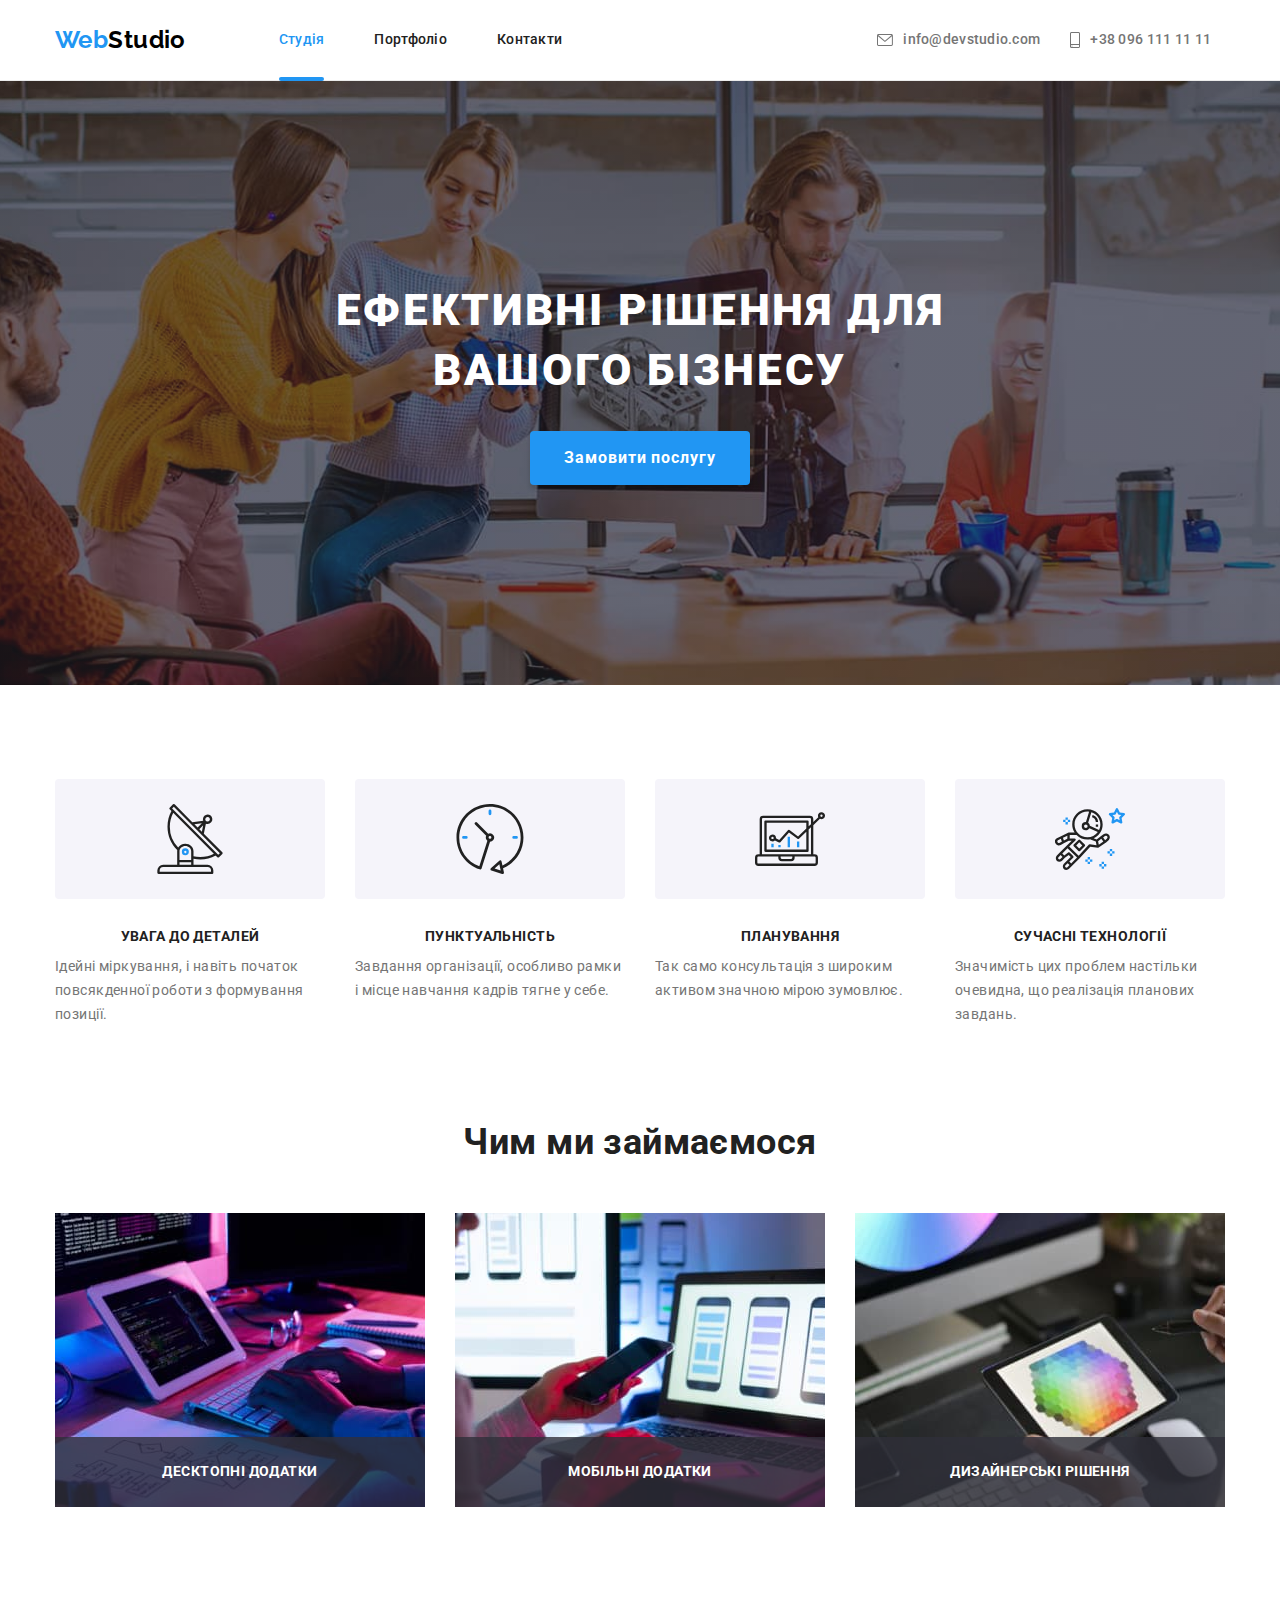
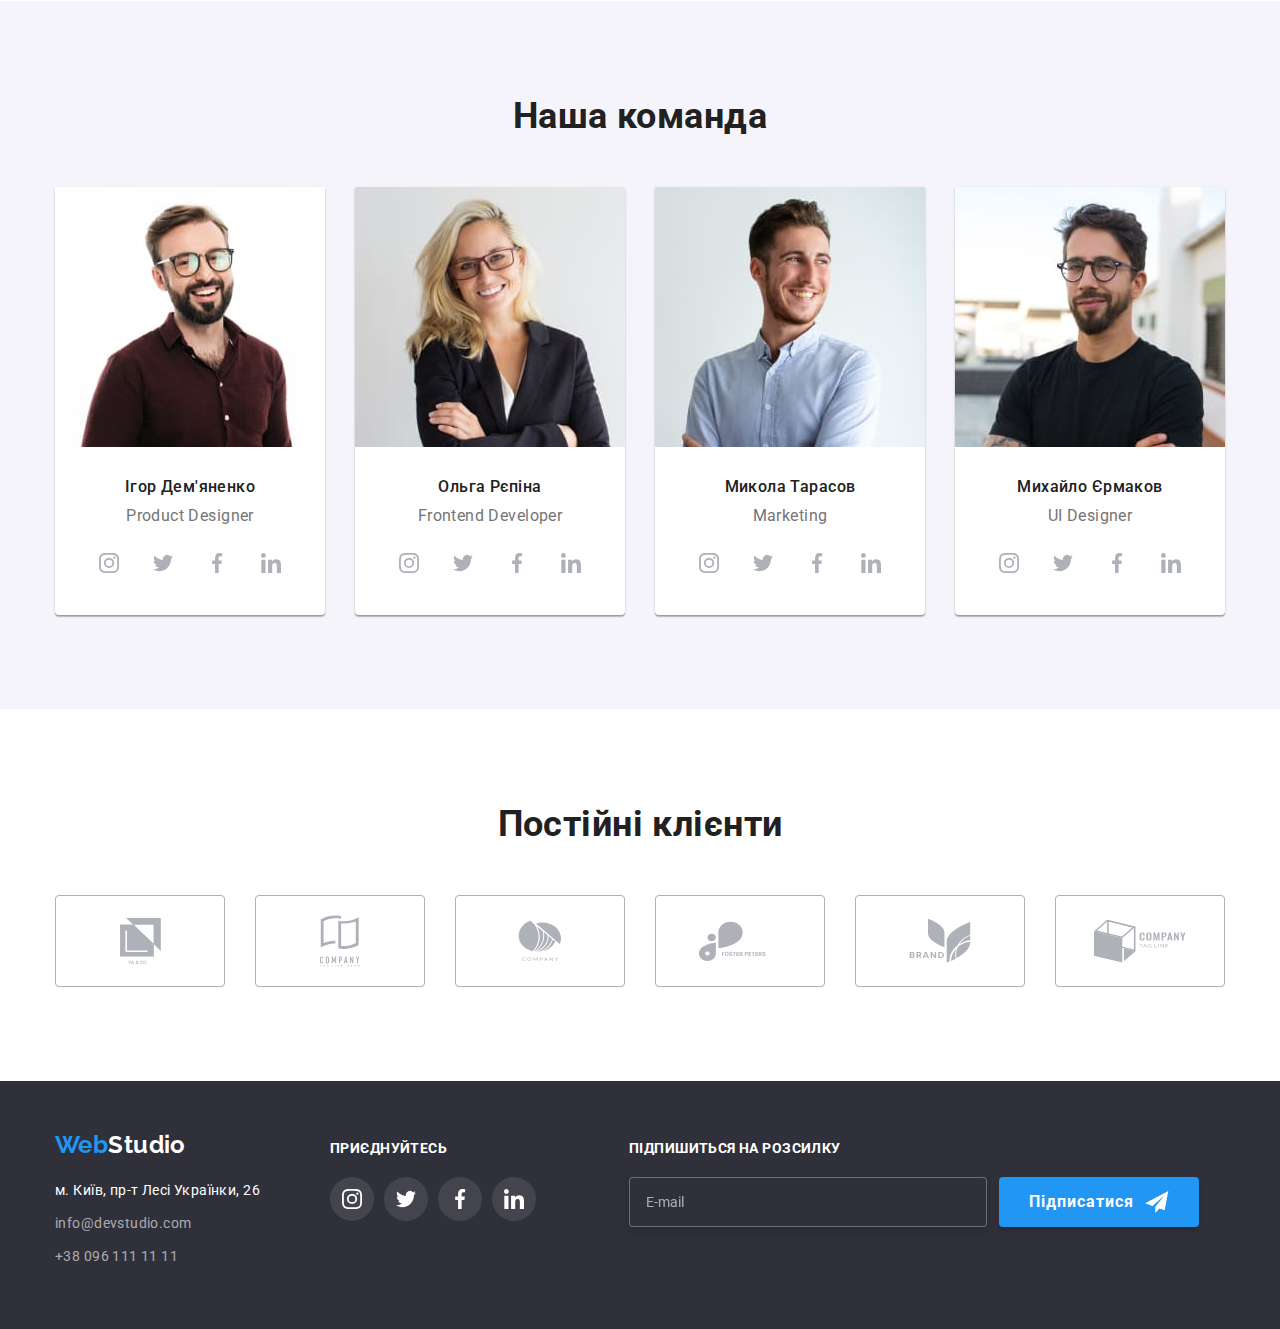
<file: index.html>
<!DOCTYPE html>
<html lang="uk">
  <head>
    <meta charset="UTF-8" />
    <meta http-equiv="X-UA-Compatible" content="IE=edge" />
    <meta name="viewport" content="width=device-width, initial-scale=1.0" />
    <title>WebStudio</title>
    <link rel="preconnect" href="https://fonts.googleapis.com" />
    <link rel="preconnect" href="https://fonts.gstatic.com" crossorigin />
    <link
      href="https://fonts.googleapis.com/css2?family=Raleway:wght@700&family=Roboto:wght@400;500;700;900&display=swap"
      rel="stylesheet"
    />
    <link rel="stylesheet" href="./css/modern-normalize.css" />
    <link rel="stylesheet" href="./css/main.min.css" />
  </head>
  <body>
    <header>
      <!-- 1 блок меню та контакти-->
      <div class="container header-container">
        <nav class="navigation">
          <a href="./index.html" class="logo logo__header"><span class="accent">Web</span>Studio</a>
          <button
            type="button"
            class="menu-toggle js-open-menu"
            aria-expanded="false"
            aria-controls="mobile-menu"
          >
            <svg class="icon-menu" width="40" height="40" aria-label="Вмикач мобільного меню">
              <use href="./images/sprite.svg#icon-menu_40px"></use>
            </svg>
          </button>

          <ul class="navigation__list">
            <li class="navigation__item">
              <a class="navigation__link current link" href="./index.html">Студія</a>
            </li>
            <li class="navigation__item">
              <a class="navigation__link link" href="./portfolio.html">Портфоліо</a>
            </li>
            <li class="navigation__item">
              <a class="navigation__link link" href="./index.html">Контакти</a>
            </li>
          </ul>
          <div class="container-contacts">
            <ul class="container-contacts__mailito-tel">
              <li>
                <a class="container-contacts__item link" href="mailto:info@devstudio.com">
                  <svg class="container-contacts__icon icon" width="16px" height="12px">
                    <use class="icon-envelope" href="./images/sprite.svg#icon-envelope"></use></svg
                  >info@devstudio.com
                </a>
              </li>
              <li>
                <a class="container-contacts__item link" href="tel:+380961111111">
                  <svg class="container-contacts__icon icon" width="10px" height="16px">
                    <use
                      class="icon-smartphone"
                      href="./images/sprite.svg#icon-smartphone"
                    ></use></svg
                  >+38 096 111 11 11</a
                >
              </li>
            </ul>
          </div>

          <div class="menu-container js-menu-container" id="mobile-menu">
            <button type="button" class="menu-toggle js-close-menu">
              <svg width="40" height="40" aria-label="Вимикач мобільного меню">
                <use class="icon-cross" href="./images/sprite.svg#icon-close_40px"></use>
              </svg>
            </button>
            <div class="navigation-mob">
              <ul class="navigation__list">
                <li class="navigation__item">
                  <a class="navigation__link current link" href="./index.html">Студія</a>
                </li>
                <li class="navigation__item">
                  <a class="navigation__link link" href="./portfolio.html">Портфоліо</a>
                </li>
                <li class="navigation__item">
                  <a class="navigation__link link" href="./index.html">Контакти</a>
                </li>
              </ul>
            </div>
            <div>
              <div class="container-contacts">
                <ul class="container-contacts__mailito-tel">
                  <li class="container-contacts__line">
                    <a class="container-contacts__item link tel" href="tel:+380961111111">
                      <svg class="container-contacts__icon icon" width="10px" height="16px">
                        <use href="./images/sprite.svg#icon-smartphone"></use></svg
                      >+38 096 111 11 11</a
                    >
                  </li>
                  <li class="container-contacts__line">
                    <a
                      class="container-contacts__item link mailto"
                      href="mailto:info@devstudio.com"
                    >
                      <svg class="container-contacts__icon icon" width="16px" height="12px">
                        <use href="./images/sprite.svg#icon-envelope"></use></svg
                      >info@devstudio.com
                    </a>
                  </li>
                </ul>
              </div>
              <div class="container-link">
                <ul class="container-link__list">
                  <li class="container-link__li">
                    <a class="container-link__item" href="">Instagram</a>
                  </li>
                  <li class="container-link__li">
                    <a class="container-link__item" href="">Twitter</a>
                  </li>
                  <li class="container-link__li">
                    <a class="container-link__item" href="">Facebook</a>
                  </li>
                  <li class="container-link__li">
                    <a class="container-link__item last-child" href="">Linkedin</a>
                  </li>
                </ul>
              </div>
            </div>
          </div>
        </nav>
      </div>
    </header>

    <main>
      <section class="hero">
        <div class="container">
          <h1 class="hero__title">ЕФЕКТИВНІ РІШЕННЯ ДЛЯ ВАШОГО БІЗНЕСУ</h1>
          <button type="button" class="hero__button" data-modal-open>Замовити послугу</button>
        </div>
      </section>
      <!-- 3 блок переваги -->
      <section class="advantages">
        <div class="container">
          <h2 class="title visually-hidden">Переваги компанії</h2>
          <ul class="advantages__item">
            <li class="advantages__li">
              <div class="advantages__icon">
                <svg class="advantages__icon--antenna" width="70px" height="70px">
                  <use href="./images/sprite.svg#icon-antenna"></use>
                </svg>
              </div>
              <h3 class="advantages__title">УВАГА ДО ДЕТАЛЕЙ</h3>
              <p class="text">
                Ідейні міркування, і навіть початок повсякденної роботи з формування позиції.
              </p>
            </li>
            <li class="advantages__li">
              <div class="advantages__icon">
                <svg class="advantages__icon--clock" width="70px" height="70px">
                  <use href="./images/sprite.svg#icon-clock"></use>
                </svg>
              </div>
              <h3 class="advantages__title">ПУНКТУАЛЬНІСТЬ</h3>
              <p class="text">
                Завдання організації, особливо рамки і місце навчання кадрів тягне у себе.
              </p>
            </li>
            <li class="advantages__li">
              <div class="advantages__icon">
                <svg class="advantages__icon--diagram" width="70px" height="70px">
                  <use href="./images/sprite.svg#icon-diagram"></use>
                </svg>
              </div>
              <h3 class="advantages__title">ПЛАНУВАННЯ</h3>
              <p class="text">Так само консультація з широким активом значною мірою зумовлює.</p>
            </li>
            <li class="advantages__li">
              <div class="advantages__icon">
                <svg class="advantages__icon--astronaut" width="70px" height="70px">
                  <use href="./images/sprite.svg#icon-astronaut"></use>
                </svg>
              </div>
              <h3 class="advantages__title">СУЧАСНІ ТЕХНОЛОГІЇ</h3>
              <p class="text">
                Значимість цих проблем настільки очевидна, що реалізація планових завдань.
              </p>
            </li>
          </ul>
        </div>
      </section>
      <!-- 4 блок чим ми займаємось-->
      <section class="what_we_doing-section">
        <div class="what_we_doing-section__container">
          <h2 class="title">Чим ми займаємося</h2>
          <ul class="what_we_doing-section__part">
            <li class="what_we_doing-section__item">
              <div class="what_we_doing-section__wrap">
                <img
                  class="img-block"
                  srcset="
                    ./images/what_we_doing/a_person_types_text_on_keyboard.jpg    1x,
                    ./images/what_we_doing/a_person_types_text_on_keyboard-x2.jpg 2x
                  "
                  src="./images/what_we_doing/a_person_types_text_on_keyboard.jpg"
                  alt="людина печатає текст на клавіатурі"
                  width="370"
                />
                <p class="what_we_doing-section__details">десктопні додатки</p>
              </div>
            </li>
            <li class="what_we_doing-section__item">
              <div class="what_we_doing-section__wrap">
                <img
                  class="img-block"
                  srcset="
                    ./images/what_we_doing/a_person_works_at_laptop_and_holds_smartphone.jpg    1x,
                    ./images/what_we_doing/a_person_works_at_laptop_and_holds_smartphone-x2.jpg
                  "
                  src="./images/what_we_doing/a_person_works_at_laptop_and_holds_smartphone.jpg"
                  alt="людина працює за ноутбуком та тримає смартфон"
                  width="370"
                />
                <p class="what_we_doing-section__details">мобільні додатки</p>
              </div>
            </li>
            <li class="what_we_doing-section__item">
              <div class="what_we_doing-section__wrap">
                <img
                  class="img-block"
                  srcset="
                    ./images/what_we_doing/a_person_works_with_tablet.jpg    1x,
                    ./images/what_we_doing/a_person_works_with_tablet-x2.jpg 2x
                  "
                  src="./images/what_we_doing/a_person_works_with_tablet.jpg"
                  alt="людина працює із планшетом"
                  width="370"
                />
                <p class="what_we_doing-section__details">дизайнерські рішення</p>
              </div>
            </li>
          </ul>
        </div>
      </section>

      <!-- 5 блок наша команда -->
      <section class="our-team">
        <div class="container">
          <h2 class="our-team__title">Наша команда</h2>
          <ul class="our-team__item">
            <li class="our-team__presentation">
              <img
                class="img-block"
                srcset="
                  ./images/demyanenko/ihordemianenko-mobile.jpg     450w,
                  ./images/demyanenko/ihordemianenko-tablet.jpg     354w,
                  ./images/demyanenko/ihordemianenko-desktop.jpg    270w,
                  ./images/demyanenko/ihordemianenko-mobile-x2.jpg  900w,
                  ./images/demyanenko/ihordemianenko-tablet-x2.jpg  708w,
                  ./images/demyanenko/ihordemianenko-desktop-x2.jpg 540w
                "
                sizes="(min-width: 1170px) 270px, (min-width: 768px) 354px, 450px"
                src="/images/demyanenko/ihordemianenko-mobile.jpg"
                alt="фото Ігора Дем'яненко"
              />
              <div class="our-team__card">
                <h3 class="our-team__name">Ігор Дем'яненко</h3>
                <p class="our-team__txt" lang="en">Product Designer</p>
                <ul class="our-team__web">
                  <li>
                    <a href="" class="social-link">
                      <svg class="social-link__icon" width="20px" height="20px">
                        <use href="./images/sprite.svg#icon-instagram"></use></svg
                    ></a>
                  </li>
                  <li>
                    <a href="" class="social-link">
                      <svg class="social-link__icon" width="20px" height="20px">
                        <use href="./images/sprite.svg#icon-twitter"></use></svg
                    ></a>
                  </li>
                  <li>
                    <a href="" class="social-link">
                      <svg class="social-link__icon" width="20px" height="20px">
                        <use href="./images/sprite.svg#icon-facebook"></use></svg
                    ></a>
                  </li>
                  <li>
                    <a href="" class="social-link">
                      <svg class="social-link__icon" width="20px" height="20px">
                        <use href="./images/sprite.svg#icon-linkedin"></use></svg
                    ></a>
                  </li>
                </ul>
              </div>
            </li>
            <li class="our-team__presentation">
              <img
                class="img-block"
                srcset="
                  ./images/repina/olgharepina-mobile.jpg     450w,
                  ./images/repina/olgharepina-tablet.jpg     354w,
                  ./images/repina/olgharepina-desktop.jpg    270w,
                  ./images/repina/olgharepina-mobile-x2.jpg  900w,
                  ./images/repina/olgharepina-tablet-x2.jpg  708w,
                  ./images/repina/olgharepina-desktop-x2.jpg 540w
                "
                sizes="(min-width: 1170px) 270px, (min-width: 768px) 354px, 450px"
                src="./images/repina/olgharepina-mobile.jpg"
                alt="фото Ольги Репіної"
              />
              <div class="our-team__card">
                <h3 class="our-team__name">Ольга Рєпіна</h3>
                <p class="our-team__txt" lang="en">Frontend Developer</p>
                <ul class="our-team__web">
                  <li>
                    <a href="" class="social-link">
                      <svg class="social-link__icon" width="20px" height="20px">
                        <use href="./images/sprite.svg#icon-instagram"></use></svg
                    ></a>
                  </li>
                  <li>
                    <a href="" class="social-link">
                      <svg class="social-link__icon" width="20px" height="20px">
                        <use href="./images/sprite.svg#icon-twitter"></use></svg
                    ></a>
                  </li>
                  <li>
                    <a href="" class="social-link">
                      <svg class="social-link__icon" width="20px" height="20px">
                        <use href="./images/sprite.svg#icon-facebook"></use></svg
                    ></a>
                  </li>
                  <li>
                    <a href="" class="social-link">
                      <svg class="social-link__icon" width="20px" height="20px">
                        <use href="./images/sprite.svg#icon-linkedin"></use></svg
                    ></a>
                  </li>
                </ul>
              </div>
            </li>
            <li class="our-team__presentation">
              <img
                class="img-block"
                srcset="
                  ./images/tarasov/mukolatarasov-mobile.jpg     450w,
                  ./images/tarasov/mukolatarasov-tablet.jpg     354w,
                  ./images/tarasov/mukolatarasov-desktop.jpg    270w,
                  ./images/tarasov/mukolatarasov-mobile-x2.jpg  900w,
                  ./images/tarasov/mukolatarasov-tablet-x2.jpg  708w,
                  ./images/tarasov/mukolatarasov-desktop-x2.jpg 540w
                "
                sizes="(min-width: 1170px) 270px, (min-width: 768px) 354px, 450px"
                src="./images/tarasov/mukolatarasov-desktop.jpg"
                alt="фото Миколи Тарасова"
              />
              <div class="our-team__card">
                <h3 class="our-team__name">Микола Тарасов</h3>
                <p class="our-team__txt" lang="en">Marketing</p>
                <ul class="our-team__web">
                  <li>
                    <a href="" class="social-link">
                      <svg class="social-link__icon" width="20px" height="20px">
                        <use href="./images/sprite.svg#icon-instagram"></use></svg
                    ></a>
                  </li>
                  <li>
                    <a href="" class="social-link">
                      <svg class="social-link__icon" width="20px" height="20px">
                        <use href="./images/sprite.svg#icon-twitter"></use></svg
                    ></a>
                  </li>
                  <li>
                    <a href="" class="social-link">
                      <svg class="social-link__icon" width="20px" height="20px">
                        <use href="./images/sprite.svg#icon-facebook"></use></svg
                    ></a>
                  </li>
                  <li>
                    <a href="" class="social-link">
                      <svg class="social-link__icon" width="20px" height="20px">
                        <use href="./images/sprite.svg#icon-linkedin"></use></svg
                    ></a>
                  </li>
                </ul>
              </div>
            </li>
            <li class="our-team__presentation">
              <img
                class="img-block"
                srcset="
                  ./images/ermakov/mikhailoermakov-desktop.jpg    270w,
                  ./images/ermakov/mikhailoermakov-tablet.jpg     354w,
                  ./images/ermakov/mikhailoermakov-mobile.jpg     450w,
                  ./images/ermakov/mikhailoermakov-desktop-x2.jpg 540w,
                  ./images/ermakov/mikhailoermakov-tablet-x2.jpg  708w,
                  ./images/ermakov/mikhailoermakov-mobile-x2.jpg  900w
                "
                sizes="(min-width: 1170px) 270px, (min-width: 768px) 354px, 450px"
                src="./images/ermakov/mikhailoermakov-mobile.jpg"
                alt="фото Михайла Єрмакова"
              />
              <div class="our-team__card">
                <h3 class="our-team__name">Михайло Єрмаков</h3>
                <p class="our-team__txt" lang="en">UI Designer</p>
                <ul class="our-team__web">
                  <li>
                    <a href="" class="social-link">
                      <svg class="social-link__icon" width="20px" height="20px">
                        <use href="./images/sprite.svg#icon-instagram"></use></svg
                    ></a>
                  </li>
                  <li>
                    <a href="" class="social-link">
                      <svg class="social-link__icon" width="20px" height="20px">
                        <use href="./images/sprite.svg#icon-twitter"></use></svg
                    ></a>
                  </li>
                  <li>
                    <a href="" class="social-link">
                      <svg class="social-link__icon" width="20px" height="20px">
                        <use href="./images/sprite.svg#icon-facebook"></use></svg
                    ></a>
                  </li>
                  <li>
                    <a href="" class="social-link">
                      <svg class="social-link__icon" width="20px" height="20px">
                        <use href="./images/sprite.svg#icon-linkedin"></use></svg
                    ></a>
                  </li>
                </ul>
              </div>
            </li>
          </ul>
        </div>
      </section>
      <!-- 6 постійні клієнти -->
      <section class="regular-customers">
        <div class="container">
          <h2 class="title">Постійні клієнти</h2>
          <ul class="regular-customers__line">
            <li class="regular-customers__logo">
              <a
                class="regular-customers__link"
                href="./index.html"
                target="_blank"
                rel="noreferrer noopener"
              >
                <svg class="icon-group" width="41px" height="46.7px">
                  <use href="./images/sprite.svg#icon-group"></use>
                </svg>
              </a>
            </li>

            <li class="regular-customers__logo">
              <a
                class="regular-customers__link"
                href="./index.html"
                target="_blank"
                rel="noreferrer noopener"
              >
                <svg class="icon-group" width="40px" height="52px">
                  <use href="./images/sprite.svg#icon-group-1"></use>
                </svg>
              </a>
            </li>
            <li class="regular-customers__logo">
              <a
                class="regular-customers__link"
                href="./index.html"
                target="_blank"
                rel="noreferrer noopener"
              >
                <svg class="icon-group" width="43.46px" height="41.18px">
                  <use href="./images/sprite.svg#icon-group-2"></use>
                </svg>
              </a>
            </li>
            <li class="regular-customers__logo">
              <a
                class="regular-customers__link"
                href="./index.html"
                target="_blank"
                rel="noreferrer noopener"
              >
                <svg class="icon-group" width="84.44px" height="40.62px">
                  <use href="./images/sprite.svg#icon-group-3"></use>
                </svg>
              </a>
            </li>
            <li class="regular-customers__logo">
              <a
                class="regular-customers__link"
                href="./index.html"
                target="_blank"
                rel="noreferrer noopener"
              >
                <svg class="icon-group" width="62.54px" height="45.43px">
                  <use href="./images/sprite.svg#icon-group-4"></use>
                </svg>
              </a>
            </li>
            <li class="regular-customers__logo">
              <a
                class="regular-customers__link"
                href="./index.html"
                target="_blank"
                rel="noreferrer noopener"
              >
                <svg class="icon-group" width="93.79px" height="43.93px">
                  <use href="./images/sprite.svg#icon-group-5"></use>
                </svg>
              </a>
            </li>
          </ul>
        </div>
      </section>
    </main>
    <!-- 7 блок футер -->
    <footer class="ground-footer">
      <div class="container footer">
        <div class="ground-footer__tablet">
          <div class="logo-adress-tel">
            <a href="./index.html" class="logo ground-footer__logo"
              ><span class="accent">Web</span>Studio</a
            >
            <address class="ground-footer__address-style">
              <ul class="ground-list">
                <li class="ground-footer-contacts">
                  <a
                    class="ground-footer__link-address link"
                    href="https://www.google.com/maps/d/embed?mid=10uSM3H-mIU3GznYo2szRIEphczw&hl=en_US&ehbc=2E312F"
                    target="_blank"
                    rel="noreferrer noopener"
                    >м. Київ, пр-т Лесі Українки, 26</a
                  >
                </li>
                <li class="ground-footer__contacts">
                  <a class="ground-footer__mailto-tel link" href="mailto:info@devstudio.com"
                    >info@devstudio.com</a
                  >
                </li>
                <li class="ground-footer__contacts">
                  <a class="ground-footer__mailto-tel link" href="tel:+380961111111"
                    >+38 096 111 11 11</a
                  >
                </li>
              </ul>
            </address>
          </div>
          <div class="ground-footer__join">
            <p class="ground-footer__text">приєднуйтесь</p>
            <ul class="ground-footer__social-web">
              <li>
                <a href="" class="ground-footer__social-link">
                  <svg class="ground-footer__icon" width="20px" height="20px">
                    <use href="./images/sprite.svg#icon-instagram"></use></svg
                ></a>
              </li>
              <li>
                <a href="" class="ground-footer__social-link">
                  <svg class="ground-footer__icon" width="20px" height="20px">
                    <use href="./images/sprite.svg#icon-twitter"></use></svg
                ></a>
              </li>
              <li>
                <a href="" class="ground-footer__social-link">
                  <svg class="ground-footer__icon" width="20px" height="20px">
                    <use href="./images/sprite.svg#icon-facebook"></use></svg
                ></a>
              </li>
              <li>
                <a href="" class="ground-footer__social-link">
                  <svg class="ground-footer__icon" width="20px" height="20px">
                    <use href="./images/sprite.svg#icon-linkedin"></use></svg
                ></a>
              </li>
            </ul>
          </div>
        </div>
        <div class="ground-footer__subscribe">
          <p class="ground-footer__text">підпишиться на розсилку</p>
          <form class="ground-footer__form">
            <label class="ground-footer__label">
              <input class="ground-footer__input" type="email" name="email" placeholder="E-mail" />
            </label>

            <button type="submit" class="ground-footer__subscribe--btn">
              Підписатися
              <svg class="ground-footer__btn--icon" width="24px" height="24px">
                <use href="./images/sprite.svg#icon-icon-send"></use>
              </svg>
            </button>
          </form>
        </div>
      </div>
    </footer>
    <div class="backdrop is-hidden" data-modal>
      <div class="modal">
        <p class="modal__title">Залиште свої дані, ми вам передзвонимо</p>

        <form class="modal__form">
          <div class="modal__form-element">
            <label class="modal__form-field" for="username"
              ><span class="modal__form-label">Ім'я</span>
              <input
                class="modal__input-modal"
                type="text"
                name="username"
                id="username"
                required
              />
              <svg class="icon-person-black-18dp-1" width="18px" height="18px">
                <use href="./images/sprite.svg#icon-person-black-18dp-1"></use>
              </svg>
            </label>
          </div>

          <div class="modal__form-element">
            <label class="modal__form-field" for="phone_number"
              ><span class="modal__form-label">Телефон</span>
              <input
                class="modal__input-modal"
                type="tel"
                name="phone_number"
                id="phone_number"
                required
              />
              <svg class="icon-phone-black-18dp-1" width="18px" height="18px">
                <use href="./images/sprite.svg#icon-phone-black-18dp-1"></use>
              </svg>
            </label>
          </div>

          <div class="modal__form-element">
            <label class="modal__form-field" for="email"
              ><span class="modal__form-label">Пошта</span>
              <input class="modal__input-modal" type="email" name="email" id="email" />
              <svg class="icon-email-black-18dp-1" width="18px" height="18px">
                <use href="./images/sprite.svg#icon-email-black-18dp-1"></use>
              </svg>
            </label>
          </div>

          <div class="modal__form">
            <label class="modal__textarea-label" for="comment">Коментар</label>
            <textarea
              name="comment"
              id="comment"
              placeholder="Введіть текст"
              class="modal__textarea-field"
            ></textarea>
          </div>
          <div class="modal__check">
            <input type="checkbox" id="accept" name="accept" class="modal__check-input" />
            <label for="accept" class="modal__checkbox-label">
              <span class="modal__checkbox">
                <svg class="modal__icon-check" width="16px" height="15px">
                  <use class="icon-vector-check" href="./images/sprite.svg#icon-vector-check"></use>
                </svg>
              </span>
              Погоджуюся з розсилкою та приймаю
              <a href="*" class="modal__contract">Умови договору</a>
            </label>
          </div>
          <button type="submit" class="modal__submit-btn">Відправити</button>
        </form>
        <button type="button" data-modal-close class="modal__close-button">
          <svg class="icon-close-black-18dp" width="30px" height="30px">
            <use href="./images/sprite.svg#icon-close-black-18dp"></use>
          </svg>
        </button>
      </div>
    </div>
    <script src="./js/modal.js"></script>
    <script src="./js/mobile-menu.js"></script>
  </body>
</html>
</file>
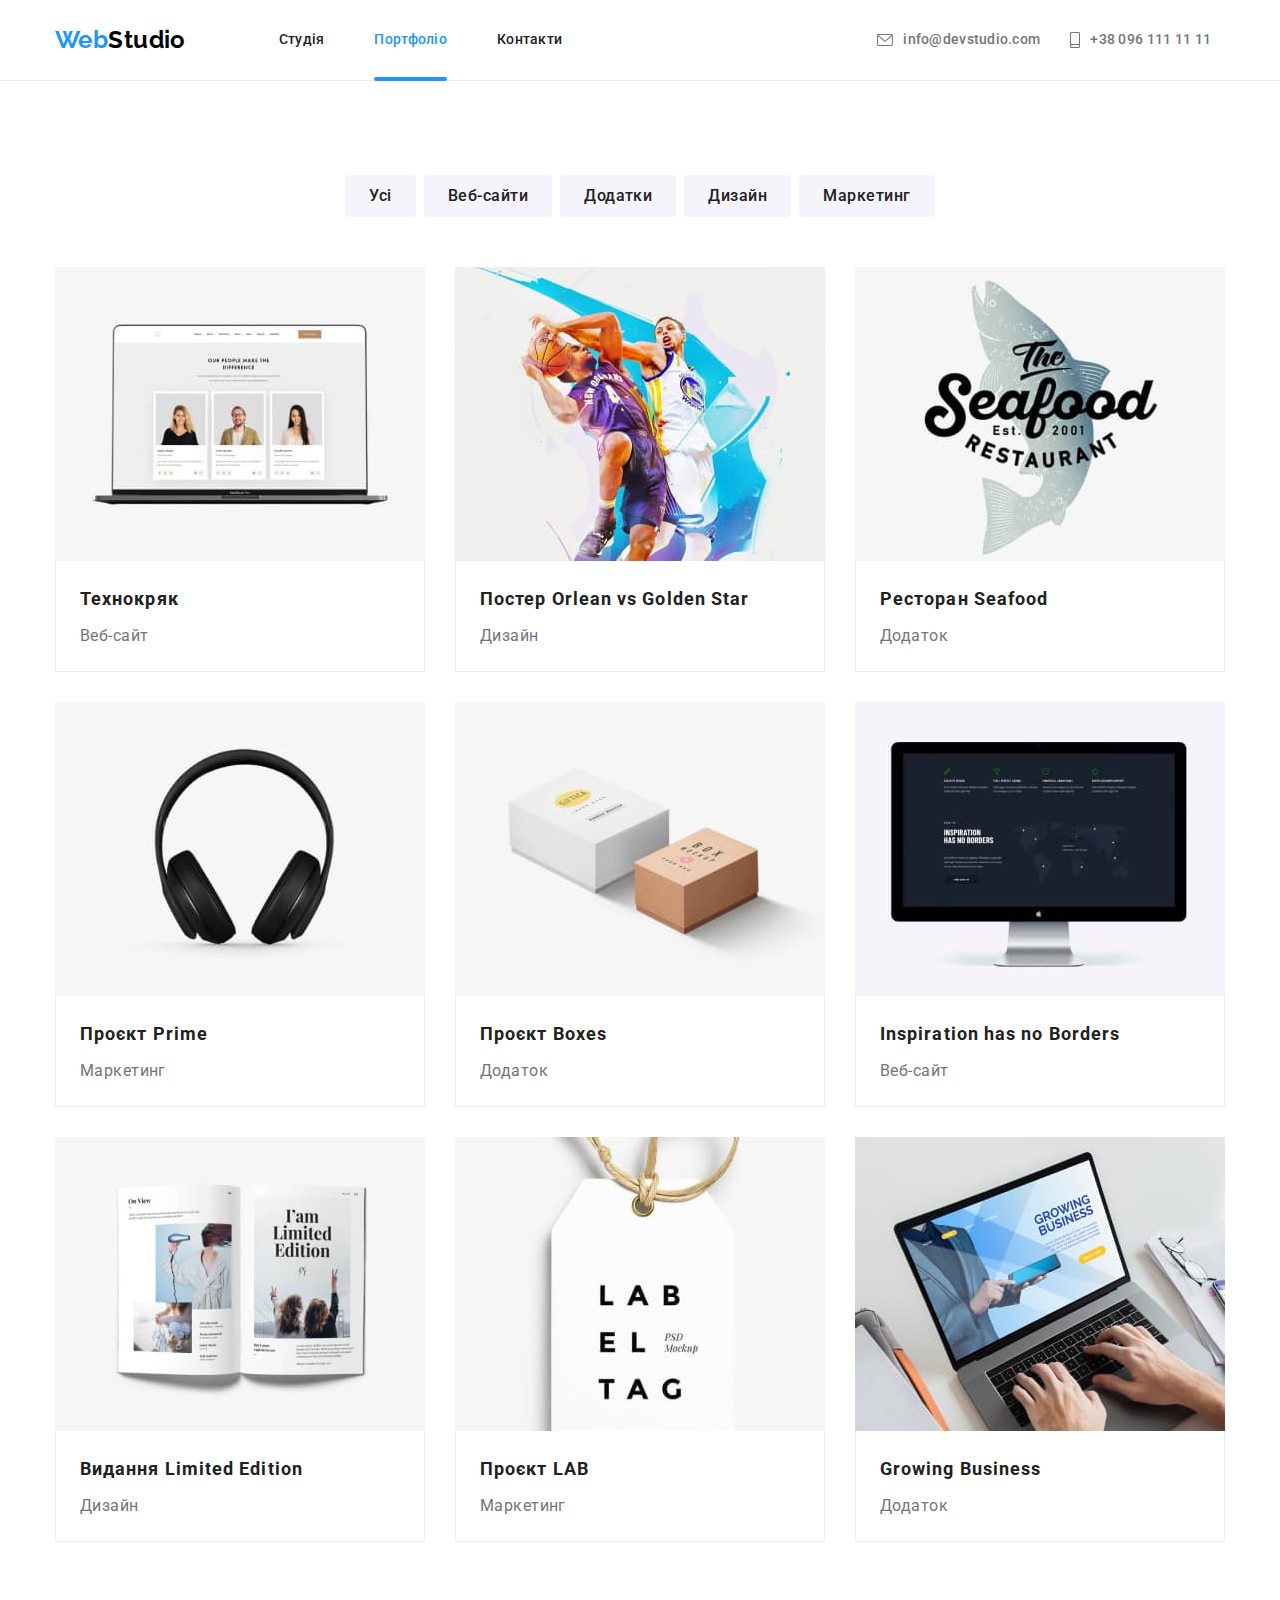
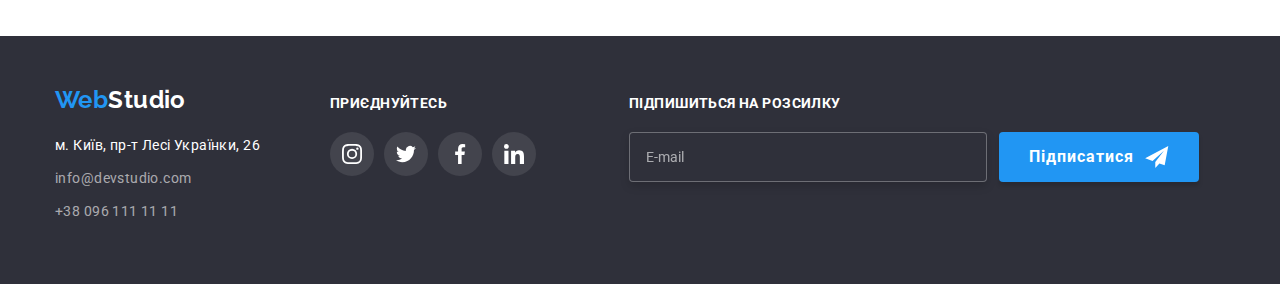
<file: portfolio.html>
<!DOCTYPE html>
<html lang="uk">
  <head>
    <meta charset="UTF-8" />
    <meta http-equiv="X-UA-Compatible" content="IE=edge" />
    <meta name="viewport" content="width=device-width, initial-scale=1.0" />
    <title>WebStudio</title>
    <link rel="preconnect" href="https://fonts.googleapis.com" />
    <link rel="preconnect" href="https://fonts.gstatic.com" crossorigin />
    <link
      href="https://fonts.googleapis.com/css2?family=Raleway:wght@700&family=Roboto:wght@400;500;700;900&display=swap"
      rel="stylesheet"
    />
    <link rel="stylesheet" href="./css/modern-normalize.css" />
    <link rel="stylesheet" href="./css/main.min.css" />
  </head>
  <body>
    <header>
      <!-- 1 блок меню та контакти-->
      <div class="container header-container">
        <nav class="navigation">
          <a href="./index.html" class="logo logo__header"><span class="accent">Web</span>Studio</a>
          <button
            type="button"
            class="menu-toggle js-open-menu"
            aria-expanded="false"
            aria-controls="mobile-menu"
          >
            <svg width="40" height="40" aria-label="Вмикач мобільного меню">
              <use class="icon-menu" href="./images/sprite.svg#icon-menu_40px"></use>
            </svg>
          </button>

          <ul class="navigation__list">
            <li class="navigation__item">
              <a class="navigation__link link" href="./index.html">Студія</a>
            </li>
            <li class="navigation__item">
              <a class="navigation__link current link" href="./portfolio.html">Портфоліо</a>
            </li>
            <li class="navigation__item">
              <a class="navigation__link link" href="./index.html">Контакти</a>
            </li>
          </ul>
          <div class="container-contacts">
            <ul class="container-contacts__mailito-tel">
              <li>
                <a class="container-contacts__item link" href="mailto:info@devstudio.com">
                  <svg class="container-contacts__icon icon" width="16px" height="12px">
                    <use class="icon-envelope" href="./images/sprite.svg#icon-envelope"></use></svg
                  >info@devstudio.com
                </a>
              </li>
              <li>
                <a class="container-contacts__item link" href="tel:+380961111111">
                  <svg class="container-contacts__icon icon" width="10px" height="16px">
                    <use
                      class="icon-smartphone"
                      href="./images/sprite.svg#icon-smartphone"
                    ></use></svg
                  >+38 096 111 11 11</a
                >
              </li>
            </ul>
          </div>

          <div class="menu-container js-menu-container" id="mobile-menu">
            <button type="button" class="menu-toggle js-close-menu">
              <svg width="40" height="40" aria-label="Вимикач мобільного меню">
                <use class="icon-cross" href="./images/sprite.svg#icon-close_40px"></use>
              </svg>
            </button>
            <div class="navigation-mob">
              <ul class="navigation__list">
                <li class="navigation__item">
                  <a class="navigation__link link" href="./index.html">Студія</a>
                </li>
                <li class="navigation__item">
                  <a class="navigation__link current link" href="./portfolio.html">Портфоліо</a>
                </li>
                <li class="navigation__item">
                  <a class="navigation__link link" href="./index.html">Контакти</a>
                </li>
              </ul>
            </div>
            <div>
              <div class="container-contacts">
                <ul class="container-contacts__mailito-tel">
                  <li class="container-contacts__line">
                    <a class="container-contacts__item link tel" href="tel:+380961111111">
                      <svg class="container-contacts__icon icon" width="10px" height="16px">
                        <use href="./images/sprite.svg#icon-smartphone"></use></svg
                      >+38 096 111 11 11</a
                    >
                  </li>
                  <li class="container-contacts__line">
                    <a
                      class="container-contacts__item link mailto"
                      href="mailto:info@devstudio.com"
                    >
                      <svg class="container-contacts__icon icon" width="16px" height="12px">
                        <use href="./images/sprite.svg#icon-envelope"></use></svg
                      >info@devstudio.com
                    </a>
                  </li>
                </ul>
              </div>
              <div class="container-link">
                <ul class="container-link__list">
                  <li class="container-link__li">
                    <a class="container-link__item" href="">Instagram</a>
                  </li>
                  <li class="container-link__li">
                    <a class="container-link__item" href="">Twitter</a>
                  </li>
                  <li class="container-link__li">
                    <a class="container-link__item" href="">Facebook</a>
                  </li>
                  <li class="container-link__li">
                    <a class="container-link__item last-child" href="">Linkedin</a>
                  </li>
                </ul>
              </div>
            </div>
          </div>
        </nav>
      </div>
    </header>
    <main>
      <section class="portfolio">
        <div class="portfolio__main container">
          <!-- 3 блок кнопки -->
          <h1 class="title visually-hidden">Портфоліо</h1>
          <ul class="portfolio__button">
            <li class="portfolio__filter-btn">
              <button class="portfolio__link-filter" type="button">Усі</button>
            </li>
            <li class="portfolio__filter-btn">
              <button class="portfolio__link-filter" type="button">Веб-сайти</button>
            </li>
            <li class="portfolio__filter-btn">
              <button class="portfolio__link-filter border-pluse" type="button">Додатки</button>
            </li>
            <li class="portfolio__filter-btn">
              <button class="portfolio__link-filter" type="button">Дизайн</button>
            </li>
            <li class="portfolio__filter-btn">
              <button class="portfolio__link-filter" type="button">Маркетинг</button>
            </li>
          </ul>
          <!-- 4 блок продукти -->
          <ul class="portfolio__box">
            <li>
              <a href="" class="portfolio__box-link">
                <div class="portfolio__box-link-wrap">
                  <img
                    class="img-block"
                    srcset="
                      ./images/img_technokryak/img_technokryak-mobile.jpg     450w,
                      ./images/img_technokryak/img_technokryak-tablet.jpg     354w,
                      ./images/img_technokryak/img_technokryak-desktop.jpg    370w,
                      ./images/img_technokryak/img_technokryak-mobile-x2.jpg  900w,
                      ./images/img_technokryak/img_technokryak-tablet-x2.jpg  708w,
                      ./images/img_technokryak/img_technokryak-desktop-x2.jpg 540w
                    "
                    sizes="(min-width: 1170px) 370px, (min-width: 768px) 354px, 450px"
                    src="./images/img_technokryak/img_technokryak-mobile.jpg"
                    alt="зображення екрану ноутбука з карточками з фотографіями людей"
                  />
                  <p class="portfolio__box-link-details">
                    Ресурс пропонує комплексні пропозиції з різним рівнем функціоналу та сервісів.
                    Все це дозволить відвідувачу отримати вичерпні відомості про компанію чи
                    приватну особу.
                  </p>
                </div>
                <div class="portfolio__box--grey-border">
                  <h2 class="portfolio__title">Технокряк</h2>
                  <p class="portfolio__txt">Веб-сайт</p>
                </div>
              </a>
            </li>
            <li>
              <a href="" class="portfolio__box-link">
                <div class="portfolio__box-link-wrap">
                  <img
                    class="img-block"
                    srcset="
                      ./images/img_poster_new-orlean_vs/img_poster_new-orlean_vs-mobile.jpg     450w,
                      ./images/img_poster_new-orlean_vs/img_poster_new-orlean_vs-tablet.jpg     354w,
                      ./images/img_poster_new-orlean_vs/img_poster_new-orlean_vs-desktop.jpg    370w,
                      ./images/img_poster_new-orlean_vs/img_poster_new-orlean_vs-mobile-x2.jpg  900w,
                      ./images/img_poster_new-orlean_vs/img_poster_new-orlean_vs-tablet-x2.jpg  708w,
                      ./images/img_poster_new-orlean_vs/img_poster_new-orlean_vs-desktop-2x.jpg 540w
                    "
                    sizes="(min-width: 1170px) 370px, (min-width: 768px) 354px, 450px"
                    src="./images/img_poster_new-orlean_vs/img_poster_new-orlean_vs-mobile.jpg"
                    alt="зображення двох спортсменів баскетболистів з м'ячем"
                  />
                  <p class="portfolio__box-link-details">
                    Ресурс пропонує комплексні пропозиції з різним рівнем функціоналу та сервісів.
                    Все це дозволить відвідувачу отримати вичерпні відомості про компанію чи
                    приватну особу.
                  </p>
                </div>
                <div class="portfolio__box--grey-border">
                  <h2 class="portfolio__title">
                    Постер <span lang="en">Orlean vs Golden Star</span>
                  </h2>
                  <p class="portfolio__txt">Дизайн</p>
                </div>
              </a>
            </li>
            <li>
              <a href="" class="portfolio__box-link">
                <div class="portfolio__box-link-wrap">
                  <img
                    class="img-block"
                    srcset="
                      ./images/img_restorant_seafood/img_restorant_seafood-mobile.jpg     450w,
                      ./images/img_restorant_seafood/img_restorant_seafood-tablet.jpg     354w,
                      ./images/img_restorant_seafood/img_restorant_seafood-desktop.jpg    370w,
                      ./images/img_restorant_seafood/img_restorant_seafood-mobile-x2.jpg  900w,
                      ./images/img_restorant_seafood/img_restorant_seafood-tablet-x2.jpg  708w,
                      ./images/img_restorant_seafood/img_restorant_seafood-desktop-2x.jpg 540w
                    "
                    sizes="(min-width: 1170px) 370px, (min-width: 768px) 354px, 450px"
                    src="./images/img_restorant_seafood/img_restorant_seafood-mobile.jpg"
                    alt="зображення риби"
                  />
                  <p class="portfolio__box-link-details">
                    Ресурс пропонує комплексні пропозиції з різним рівнем функціоналу та сервісів.
                    Все це дозволить відвідувачу отримати вичерпні відомості про компанію чи
                    приватну особу.
                  </p>
                </div>
                <div class="portfolio__box--grey-border">
                  <h2 class="portfolio__title">Ресторан <span lang="en">Seafood</span></h2>
                  <p class="portfolio__txt">Додаток</p>
                </div>
              </a>
            </li>
            <li>
              <a href="" class="portfolio__box-link">
                <div class="portfolio__box-link-wrap">
                  <img
                    class="img-block"
                    srcset="
                      ./images/img_projekt_prime/img_projekt_prime-mobile.jpg     450w,
                      ./images/img_projekt_prime/img_projekt_prime-tablet.jpg     354w,
                      ./images/img_projekt_prime/img_projekt_prime-desktop.jpg    370w,
                      ./images/img_projekt_prime/img_projekt_prime-mobile-x2.jpg  900w,
                      ./images/img_projekt_prime/img_projekt_prime-tablet-x2.jpg  708w,
                      ./images/img_projekt_prime/img_projekt_prime-desktop-2x.jpg 540w
                    "
                    sizes="(min-width: 1170px) 370px, (min-width: 768px) 354px, 450px"
                    src="./images/img_projekt_prime/img_projekt_prime-mobile.jpg"
                    alt="зображення навушників"
                  />
                  <p class="portfolio__box-link-details">
                    Ресурс пропонує комплексні пропозиції з різним рівнем функціоналу та сервісів.
                    Все це дозволить відвідувачу отримати вичерпні відомості про компанію чи
                    приватну особу.
                  </p>
                </div>
                <div class="portfolio__box--grey-border">
                  <h2 class="portfolio__title">Проєкт <span lang="en">Prime</span></h2>
                  <p class="portfolio__txt">Маркетинг</p>
                </div>
              </a>
            </li>
            <li>
              <a href="" class="portfolio__box-link">
                <div class="portfolio__box-link-wrap">
                  <img
                    class="img-block"
                    srcset="
                      ./images/img_project_boxes/img_project_boxes-mobile.jpg     450w,
                      ./images/img_project_boxes/img_project_boxes-tablet.jpg     354w,
                      ./images/img_project_boxes/img_project_boxes-desktop.jpg    370w,
                      ./images/img_project_boxes/img_project_boxes-mobile-x2.jpg  900w,
                      ./images/img_project_boxes/img_project_boxes-tablet-x2.jpg  700w,
                      ./images/img_project_boxes/img_project_boxes-desktop-2x.jpg 540w
                    "
                    src="./images/img_project_boxes/img_project_boxes-mobile.jpg"
                    sizes="(min-width: 1170px) 370px, (min-width: 768px) 354px, 450px"
                    alt="зображення двох коробок"
                  />
                  <p class="portfolio__box-link-details">
                    Ресурс пропонує комплексні пропозиції з різним рівнем функціоналу та сервісів.
                    Все це дозволить відвідувачу отримати вичерпні відомості про компанію чи
                    приватну особу.
                  </p>
                </div>
                <div class="portfolio__box--grey-border">
                  <h2 class="portfolio__title">Проєкт <span lang="en">Boxes</span></h2>
                  <p class="portfolio__txt">Додаток</p>
                </div>
              </a>
            </li>
            <li>
              <a href="" class="portfolio__box-link">
                <div class="portfolio__box-link-wrap">
                  <img
                    class="img-block"
                    srcset="
                      ./images/img_no_borders/img_no_borders-mobile.jpg     450w,
                      ./images/img_no_borders/img_no_borders-tablet.jpg     354w,
                      ./images/img_no_borders/img_no_borders-desktop.jpg    370w,
                      ./images/img_no_borders/img_no_borders-mobile-x2.jpg  900w,
                      ./images/img_no_borders/img_no_borders-tablet-x2.jpg  708w,
                      ./images/img_no_borders/img_no_borders-desktop-2x.jpg 540w
                    "
                    sizes="(min-width: 1170px) 370px, (min-width: 768px) 354px, 450px"
                    src="./images/img_no_borders/img_no_borders-mobile.jpg"
                    alt="зображення монітору комп'ютера з відкритим контентом сайта"
                  />
                  <p class="portfolio__box-link-details">
                    Ресурс пропонує комплексні пропозиції з різним рівнем функціоналу та сервісів.
                    Все це дозволить відвідувачу отримати вичерпні відомості про компанію чи
                    приватну особу.
                  </p>
                </div>
                <div class="portfolio__box--grey-border">
                  <h2 class="portfolio__title">
                    <span lang="en">Inspiration has no Borders</span>
                  </h2>
                  <p class="portfolio__txt">Веб-сайт</p>
                </div>
              </a>
            </li>
            <li>
              <a href="" class="portfolio__box-link">
                <div class="portfolio__box-link-wrap">
                  <img
                    class="img-block"
                    srcset="
                      ./images/img_book_limited_edition/img_book_limited_edition-mobile.jpg     450w,
                      ./images/img_book_limited_edition/img_book_limited_edition-tablet.jpg     354w,
                      ./images/img_book_limited_edition/img_book_limited_edition-desktop.jpg    370w,
                      ./images/img_book_limited_edition/img_book_limited_edition-mobile-x2.jpg  900w,
                      ./images/img_book_limited_edition/img_book_limited_edition-tablet-x2.jpg  708w,
                      ./images/img_book_limited_edition/img_book_limited_edition-desktop-2x.jpg 540w
                    "
                    sizes="(min-width: 1170px) 370px, (min-width: 768px) 354px,  450px"
                    src="./images/img_book_limited_edition/img_book_limited_edition-mobile.jpg"
                    alt="зображення розгорнутої книги з фотографіями"
                  />
                  <p class="portfolio__box-link-details">
                    Ресурс пропонує комплексні пропозиції з різним рівнем функціоналу та сервісів.
                    Все це дозволить відвідувачу отримати вичерпні відомості про компанію чи
                    приватну особу.
                  </p>
                </div>
                <div class="portfolio__box--grey-border">
                  <h2 class="portfolio__title">Видання <span lang="en">Limited Edition</span></h2>
                  <p class="portfolio__txt">Дизайн</p>
                </div>
              </a>
            </li>
            <li>
              <a href="" class="portfolio__box-link">
                <div class="portfolio__box-link-wrap">
                  <img
                    class="img-block"
                    srcset="
                      ./images/img_projekt_lab/img_projekt_lab-mobile.jpg     450w,
                      ./images/img_projekt_lab/img_projekt_lab-tablet.jpg     354w,
                      ./images/img_projekt_lab/img_projekt_lab-desktop.jpg    370w,
                      ./images/img_projekt_lab/img_projekt_lab-mobile-x2.jpg  900w,
                      ./images/img_projekt_lab/img_projekt_lab-tablet-x2.jpg  708w,
                      ./images/img_projekt_lab/img_projekt_lab-desktop-2x.jpg 540w
                    "
                    sizes="(min-width: 1170px) 370px, (min-width: 768px) 354px, 450px"
                    src="./images/img_projekt_lab/img_projekt_lab-mobile.jpg"
                    alt="зображення бірки для одягу"
                  />
                  <p class="portfolio__box-link-details">
                    Ресурс пропонує комплексні пропозиції з різним рівнем функціоналу та сервісів.
                    Все це дозволить відвідувачу отримати вичерпні відомості про компанію чи
                    приватну особу.
                  </p>
                </div>
                <div class="portfolio__box--grey-border">
                  <h2 class="portfolio__title">Проєкт <span lang="en">LAB</span></h2>
                  <p class="portfolio__txt">Маркетинг</p>
                </div>
              </a>
            </li>
            <li>
              <a href="" class="portfolio__box-link">
                <div class="portfolio__box-link-wrap">
                  <img
                    class="img-block"
                    srcset="
                      ./images/img_growing_business/img_growing_business.-mobile.jpg     450w,
                      ./images/img_growing_business/img_growing_business.-tablet.jpg     354w,
                      ./images/img_growing_business/img_growing_business.-desktop.jpg    370w,
                      ./images/img_growing_business/img_growing_business.-mobile-x2.jpg  900w,
                      ./images/img_growing_business/img_growing_business.-tablet-x2.jpg  708w,
                      ./images/img_growing_business/img_growing_business.-desktop-2x.jpg 540w
                    "
                    sizes="(min-width: 1170px) 370px, (min-width: 768px) 354px, 450px"
                    src="./images/img_growing_business/img_growing_business.-mobile.jpg"
                    alt="зображення розкритого ноутбуку"
                  />
                  <p class="portfolio__box-link-details">
                    Ресурс пропонує комплексні пропозиції з різним рівнем функціоналу та сервісів.
                    Все це дозволить відвідувачу отримати вичерпні відомості про компанію чи
                    приватну особу.
                  </p>
                </div>
                <div class="portfolio__box--grey-border">
                  <h2 class="portfolio__title"><span lang="en">Growing Business</span></h2>
                  <p class="portfolio__txt">Додаток</p>
                </div>
              </a>
            </li>
          </ul>
        </div>
      </section>
    </main>
    <!-- 7 блок футер -->
    <footer class="ground-footer">
      <div class="container footer">
        <div class="ground-footer__tablet">
          <div class="logo-adress-tel">
            <a href="./index.html" class="logo ground-footer__logo"
              ><span class="accent">Web</span>Studio</a
            >
            <address class="ground-footer__address-style">
              <ul class="ground-list">
                <li class="ground-footer-contacts">
                  <a
                    class="ground-footer__link-address link"
                    href="https://www.google.com/maps/d/embed?mid=10uSM3H-mIU3GznYo2szRIEphczw&hl=en_US&ehbc=2E312F"
                    target="_blank"
                    rel="noreferrer noopener"
                    >м. Київ, пр-т Лесі Українки, 26</a
                  >
                </li>
                <li class="ground-footer__contacts">
                  <a class="ground-footer__mailto-tel link" href="mailto:info@devstudio.com"
                    >info@devstudio.com</a
                  >
                </li>
                <li class="ground-footer__contacts">
                  <a class="ground-footer__mailto-tel link" href="tel:+380961111111"
                    >+38 096 111 11 11</a
                  >
                </li>
              </ul>
            </address>
          </div>
          <div class="ground-footer__join">
            <p class="ground-footer__text">приєднуйтесь</p>
            <ul class="ground-footer__social-web">
              <li>
                <a href="" class="ground-footer__social-link">
                  <svg class="ground-footer__icon" width="20px" height="20px">
                    <use href="./images/sprite.svg#icon-instagram"></use></svg
                ></a>
              </li>
              <li>
                <a href="" class="ground-footer__social-link">
                  <svg class="ground-footer__icon" width="20px" height="20px">
                    <use href="./images/sprite.svg#icon-twitter"></use></svg
                ></a>
              </li>
              <li>
                <a href="" class="ground-footer__social-link">
                  <svg class="ground-footer__icon" width="20px" height="20px">
                    <use href="./images/sprite.svg#icon-facebook"></use></svg
                ></a>
              </li>
              <li>
                <a href="" class="ground-footer__social-link">
                  <svg class="ground-footer__icon" width="20px" height="20px">
                    <use href="./images/sprite.svg#icon-linkedin"></use></svg
                ></a>
              </li>
            </ul>
          </div>
        </div>
        <div class="ground-footer__subscribe">
          <p class="ground-footer__text">підпишиться на розсилку</p>
          <form class="ground-footer__form">
            <label class="ground-footer__label">
              <input class="ground-footer__input" type="email" name="email" placeholder="E-mail" />
            </label>

            <button type="submit" class="ground-footer__subscribe--btn">
              Підписатися
              <svg class="ground-footer__btn--icon" width="24px" height="24px">
                <use href="./images/sprite.svg#icon-icon-send"></use>
              </svg>
            </button>
          </form>
        </div>
      </div>
    </footer>
    <script src="./js/mobile-menu.js"></script>
  </body>
</html>
</file>
<file: css/main.min.css>
:root{--brand-color: #ffffff;--second-white-color: #f5f5f5;--accent-color: #2196f3;--prime-black-color: #000000;--second-black-color: #212121;--third-black-color: #757575;--backgroun-footer-color: #2f303a;--active-color: #188ce8;--background-button-color: #f5f4fa;--mailto-ground-color: rgba(255, 255, 255, 0.6);--subscribe-border-color: rgba(255, 255, 255, 0.3);--gray-border-color: #eeeeee;--header-line-color: #ececec;--customer-border-color: #afb1b8;--elipse-color: #43444d;--background-hero-color: #c4c4c4;--bacground-what-we-doing-color: rgba(47, 48, 58, 0.8);--background-portfolio-box-details: rgba(33, 150, 243, 0.9);--backdrop-color: rgba(0, 0, 0, 0.2);--time-cubic-bezier: 250ms cubic-bezier(0.4, 0, 0.2, 1);--modal-no-focus-color: rgba(33, 33, 33, 0.2);--textarea-text-color: rgba(117, 117, 117, 0.5)}ul,p,h1,h2,h3,h4,h5,h6{padding:0;margin:0}body{background-color:var(--brand-color);color:var(--third-black-color);font-family:Roboto,Raleway,Arial,Verdana,sans-serif;letter-spacing:.03em;font-size:14px}li{list-style-type:none}.container{margin-left:auto;margin-right:auto;padding-left:15px;padding-right:15px}@media screen and (min-width: 320px){.container{width:100%}}@media screen and (min-width: 768px){.container{width:768px}}@media screen and (min-width: 1200px){.container{width:1200px}}.title{font-weight:700;font-size:36px;line-height:1.17;text-align:center;color:var(--second-black-color);margin:0 0 50px 0}.img-block{display:block;width:100%;height:auto}.text{line-height:1.71;margin-top:10px}.visually-hidden{position:absolute;white-space:nowrap;width:1px;height:1px;overflow:hidden;border:0;padding:0;clip:rect(0 0 0 0);-webkit-clip-path:inset(50%);clip-path:inset(50%);margin:-1px}header{border-bottom:1px solid var(--header-line-color);position:relative}@media screen and (min-width: 768px){.header-container{display:-webkit-box;display:-ms-flexbox;display:flex;-webkit-box-align:center;-ms-flex-align:center;align-items:center}}@media screen and (min-width: 1200px){.header-container{display:-webkit-box;display:-ms-flexbox;display:flex;-webkit-box-align:center;-ms-flex-align:center;align-items:center}}.logo{font-family:Raleway,sans-serif;font-weight:700;font-size:26px;line-height:1.19;text-decoration:none}@media screen and (min-width: 768px){.logo{font-size:24px;line-height:1.17}}@media screen and (min-width: 1200px){.logo{display:-webkit-box;display:-ms-flexbox;display:flex;-webkit-box-align:center;-ms-flex-align:center;align-items:center}}.logo__header{color:var(--prime-black-color)}.accent{color:var(--accent-color)}.menu-toggle{display:-webkit-inline-box;display:-ms-inline-flexbox;display:inline-flex;-webkit-box-align:center;-ms-flex-align:center;align-items:center;-webkit-box-pack:center;-ms-flex-pack:center;justify-content:center;padding:0;border:none;background-color:rgba(0,0,0,0)}@media screen and (min-width: 768px){.menu-toggle{display:none}}.menu-toggle.js-close-menu{display:-webkit-box;display:-ms-flexbox;display:flex;-webkit-box-align:center;-ms-flex-align:center;align-items:center;-webkit-box-pack:center;-ms-flex-pack:center;justify-content:center;width:30px;height:30px;position:absolute;top:8px;right:8px;background:var(--brand-color);cursor:pointer;-webkit-transition:fill var(--time-cubic-bezier);transition:fill var(--time-cubic-bezier)}.menu-toggle.js-close-menu:hover,.menu-toggle.js-close-menu:focus{fill:var(--accent-color)}.icon-menu{-webkit-transition:fill var(--time-cubic-bezier);transition:fill var(--time-cubic-bezier)}.icon-menu:hover,.icon-menu:focus{fill:var(--accent-color)}.menu-container{display:-webkit-box;display:-ms-flexbox;display:flex;-webkit-box-orient:vertical;-webkit-box-direction:normal;-ms-flex-direction:column;flex-direction:column;-webkit-box-pack:justify;-ms-flex-pack:justify;justify-content:space-between;position:fixed;top:0;left:0;width:100vw;height:100%;background-color:var(--brand-color);padding:32px;font-size:20px;z-index:999;-webkit-transform:translateX(100%);transform:translateX(100%);-webkit-transition:250ms ease-in-out;transition:250ms ease-in-out}.menu-container.is-open{-webkit-transform:translateX(0);transform:translateX(0)}@media screen and (min-width: 767px){.menu-container.is-open{display:none;position:absolute;top:100%;left:0;width:100%}}.navigation{margin-left:auto;margin-right:auto;width:100%;padding-left:15px;padding-right:15px;display:-webkit-box;display:-ms-flexbox;display:flex;-webkit-box-align:center;-ms-flex-align:center;align-items:center;padding:0}@media screen and (min-width: 320px){.navigation{-webkit-box-pack:justify;-ms-flex-pack:justify;justify-content:space-between;min-height:80px}}@media screen and (min-width: 768px){.navigation{margin-left:0;width:480px;display:-webkit-box;display:-ms-flexbox;display:flex;-webkit-box-align:center;-ms-flex-align:center;align-items:center}}@media screen and (min-width: 1200px){.navigation{width:1170px;display:-webkit-box;display:-ms-flexbox;display:flex;-webkit-box-align:center;-ms-flex-align:center;align-items:center}}.navigation__item{padding-top:32px}@media screen and (min-width: 768px){.navigation__item{padding-top:0}}@media screen and (min-width: 1200px){.navigation__item{padding-top:0}}.navigation__item:last-child{padding-top:32px}@media screen and (min-width: 768px){.navigation__item:last-child{padding-top:0}}@media screen and (min-width: 1200px){.navigation__item:last-child{padding-top:0}}@media screen and (min-width: 480px){.navigation__list{display:none}}@media screen and (min-width: 768px){.navigation__list{margin-left:87px;display:-webkit-box;display:-ms-flexbox;display:flex;gap:50px}}@media screen and (min-width: 1200px){.navigation__list{margin-left:93px;margin-right:315px;display:-webkit-box;display:-ms-flexbox;display:flex;gap:50px}}.navigation__link.link{font-weight:500;font-size:40px;line-height:1.18;letter-spacing:.02em;color:var(--second-black-color);text-decoration:none;display:block;padding-left:25px;-webkit-transition:color var(--time-cubic-bezier);transition:color var(--time-cubic-bezier)}@media screen and (min-width: 768px){.navigation__link.link{font-weight:500;font-size:14px;line-height:1.14;letter-spacing:.02em;color:var(--second-black-color);text-decoration:none;display:block;padding:32px 0;-webkit-transition:color var(--time-cubic-bezier);transition:color var(--time-cubic-bezier)}}@media screen and (min-width: 1200px){.navigation__link.link{font-weight:500;font-size:14px;line-height:1.14;letter-spacing:.02em;color:var(--second-black-color);text-decoration:none;display:block;padding:32px 0;-webkit-transition:color var(--time-cubic-bezier);transition:color var(--time-cubic-bezier)}}.navigation__link.link.current{color:var(--accent-color);display:block;position:relative}@media screen and (min-width: 768px){.navigation__link.link.current{color:var(--accent-color);display:block;position:relative}}@media screen and (min-width: 1200px){.navigation__link.link.current{color:var(--accent-color);display:block;position:relative}}@media screen and (min-width: 768px){.navigation__link.link.current::after{content:"";display:block;width:100%;height:4px;border-radius:2px;background-color:var(--accent-color);position:absolute;bottom:-1px}}@media screen and (min-width: 1200px){.navigation__link.link.current::after{display:block;width:100%;height:4px;border-radius:2px;background-color:var(--accent-color);position:absolute;bottom:-1px}}.navigation>.navigation__list{display:none}@media screen and (min-width: 768px){.navigation>.navigation__list{display:-webkit-box;display:-ms-flexbox;display:flex}}.menu-container.is-open .navigation__list{display:block}.menu-container.is-open .container-contacts__mailito-tel{display:block}@media screen and (min-width: 768px){.advantages__item{display:grid;grid-template-columns:354px 354px;grid-column-gap:30px;grid-row-gap:30px}}@media screen and (min-width: 1200px){.advantages__item{display:-webkit-box;display:-ms-flexbox;display:flex;gap:30px}}.link,.icon{-webkit-transition:fill var(--time-cubic-bezier);transition:fill var(--time-cubic-bezier)}.link:hover,.link:focus{color:var(--accent-color)}.hero{background-color:var(--background-hero-color);padding:118px 0;text-align:center;width:100%;margin-left:auto;margin-right:auto;background-image:-webkit-gradient(linear, left top, right top, from(rgba(47, 48, 58, 0.4)), to(rgba(47, 48, 58, 0.4))),url("../images/hero/hero-img-mobile.jpg");background-image:linear-gradient(to right, rgba(47, 48, 58, 0.4), rgba(47, 48, 58, 0.4)),url("../images/hero/hero-img-mobile.jpg");background-size:cover;background-repeat:no-repeat;background-position:center}@media(min-device-pixel-ratio: 2),(-webkit-min-device-pixel-ratio: 2),(min-resolution: 192dpi),(min-resolution: 2dppx){.hero .box{background-image:-webkit-gradient(linear, left top, right top, from(rgba(47, 48, 58, 0.4)), to(rgba(47, 48, 58, 0.4))),url("../images/hero/hero-img-mobile-x2.jpg");background-image:linear-gradient(to right, rgba(47, 48, 58, 0.4), rgba(47, 48, 58, 0.4)),url("../images/hero/hero-img-mobile-x2.jpg")}}@media screen and (min-width: 768px){.hero{padding:118px 0;max-width:768px;background-image:-webkit-gradient(linear, left top, right top, from(rgba(47, 48, 58, 0.4)), to(rgba(47, 48, 58, 0.4))),url("../images/hero/hero-img-tablet.jpg");background-image:linear-gradient(to right, rgba(47, 48, 58, 0.4), rgba(47, 48, 58, 0.4)),url("../images/hero/hero-img-tablet.jpg")}}@media screen and (min-width: 768px)and (min-device-pixel-ratio: 2),screen and (min-width: 768px)and (-webkit-min-device-pixel-ratio: 2),screen and (min-width: 768px)and (min-resolution: 192dpi),screen and (min-width: 768px)and (min-resolution: 2dppx){.hero .box{background-image:-webkit-gradient(linear, left top, right top, from(rgba(47, 48, 58, 0.4)), to(rgba(47, 48, 58, 0.4))),url("../images/hero/hero-img-tablet-x2.jpg");background-image:linear-gradient(to right, rgba(47, 48, 58, 0.4), rgba(47, 48, 58, 0.4)),url("../images/hero/hero-img-tablet-x2.jpg")}}@media screen and (min-width: 1200px){.hero{padding:200px 0;max-width:1600px;background-image:-webkit-gradient(linear, left top, right top, from(rgba(47, 48, 58, 0.4)), to(rgba(47, 48, 58, 0.4))),url("../images/hero/hero-Img-desktop.jpg");background-image:linear-gradient(to right, rgba(47, 48, 58, 0.4), rgba(47, 48, 58, 0.4)),url("../images/hero/hero-Img-desktop.jpg")}}@media screen and (min-width: 1200px)and (min-device-pixel-ratio: 2),screen and (min-width: 1200px)and (-webkit-min-device-pixel-ratio: 2),screen and (min-width: 1200px)and (min-resolution: 192dpi),screen and (min-width: 1200px)and (min-resolution: 2dppx){.hero .box{background-image:-webkit-gradient(linear, left top, right top, from(rgba(47, 48, 58, 0.4)), to(rgba(47, 48, 58, 0.4))),url("../images/hero/hero-img-desktop-x2.jpg");background-image:linear-gradient(to right, rgba(47, 48, 58, 0.4), rgba(47, 48, 58, 0.4)),url("../images/hero/hero-img-desktop-x2.jpg")}}.hero__title{font-weight:900;font-size:26px;line-height:1.61;letter-spacing:.06em;text-align:center;color:var(--brand-color);margin:0 auto;text-transform:uppercase;max-width:360px}@media screen and (min-width: 1200px){.hero__title{font-size:44px;line-height:1.36;max-width:696px}}.container-contacts{-webkit-box-align:center;-ms-flex-align:center;align-items:center;margin-left:auto;margin-right:auto;width:1200px;padding-left:25px}@media screen and (min-width: 768px){.container-contacts{display:block;-webkit-box-align:center;-ms-flex-align:center;align-items:center;margin-left:auto;margin-right:auto;width:1200px;padding-top:0;padding-left:96px}}@media screen and (min-width: 1200px){.container-contacts{-webkit-box-align:center;-ms-flex-align:center;align-items:center;margin-left:auto;margin-right:auto;width:1200px;padding-left:0}}.navigation>.container-contacts{display:none}@media screen and (min-width: 768px){.navigation>.container-contacts{display:-webkit-box;display:-ms-flexbox;display:flex}}.container-contacts__item{color:var(--third-black-color);font-weight:500;text-decoration:none;line-height:1.14;display:-webkit-box;display:-ms-flexbox;display:flex;-webkit-box-align:center;-ms-flex-align:center;align-items:center;-webkit-transition:color var(--time-cubic-bezier);transition:color var(--time-cubic-bezier)}@media screen and (min-width: 768px){.container-contacts__item{font-size:12px;line-height:1.17;padding-bottom:10px}}@media screen and (min-width: 1200px){.container-contacts__item{font-size:14px;line-height:1.14;padding:32px 0}}.container-contacts__item:hover .icon,.container-contacts__item:focus .icon{fill:var(--accent-color)}.container-contacts__item.link{letter-spacing:.02em}@media screen and (min-width: 768px){.container-contacts__item.link{letter-spacing:.02em}}@media screen and (min-width: 1200px){.container-contacts__item.link{letter-spacing:.02em;display:-webkit-box;display:-ms-flexbox;display:flex;-webkit-box-align:center;-ms-flex-align:center;align-items:center}}@media screen and (min-width: 768px){.container-contacts__item:not(:last-child){padding-bottom:10px}}.container-contacts__icon{margin-right:10px;fill:var(--third-black-color)}@media screen and (min-width: 320px){.container-contacts__icon{display:none}}@media screen and (min-width: 768px){.container-contacts__icon{letter-spacing:.02em;display:-webkit-box;display:-ms-flexbox;display:flex;-webkit-box-align:center;-ms-flex-align:center;align-items:center;margin-right:8px}}@media screen and (min-width: 1200px){.container-contacts__icon{letter-spacing:.02em;display:-webkit-box;display:-ms-flexbox;display:flex;-webkit-box-align:center;-ms-flex-align:center;align-items:center;margin-right:10px}}.icon-envelope{width:14px;height:10px}@media screen and (min-width: 1200px){.icon-envelope{width:16px;height:12px}}.icon-smartphone{width:10px;height:14px}@media screen and (min-width: 1200px){.icon-smartphone{height:12px}}@media screen and (min-width: 320px){.container-contacts__item.link.mailto{font-size:24px;line-height:1.17;letter-spacing:.02em;padding-top:32px;color:var(--third-black-color)}}@media screen and (min-width: 320px){.container-contacts__item.link.tel{font-size:34px;line-height:1.18;letter-spacing:.02em;color:var(--accent-color)}}.container-contacts__mailito-tel{gap:30px;-webkit-box-pack:end;-ms-flex-pack:end;justify-content:flex-end;-webkit-box-align:center;-ms-flex-align:center;align-items:center}@media screen and (min-width: 768px){.container-contacts__mailito-tel{gap:30px;-webkit-box-pack:end;-ms-flex-pack:end;justify-content:flex-end;-webkit-box-align:center;-ms-flex-align:center;align-items:center}}@media screen and (min-width: 1200px){.container-contacts__mailito-tel{display:-webkit-box;display:-ms-flexbox;display:flex;gap:30px;-webkit-box-pack:end;-ms-flex-pack:end;justify-content:flex-end;-webkit-box-align:center;-ms-flex-align:center;align-items:center}}.container-link__list{display:-webkit-box;display:-ms-flexbox;display:flex;-ms-flex-wrap:wrap;flex-wrap:wrap;padding-left:25px}.container-link__item{font-size:18px;font-weight:500;line-height:1.22;letter-spacing:.02em;color:var(--accent-color);position:relative;border-right:1px solid var(--modal-no-focus-color);padding-right:9.5px;margin-right:9.5px;text-decoration:none}.last-child{border-right:none}.container-link{padding-top:64px;padding-bottom:16px}.advantages,.regular-customers{padding-top:60px;padding-bottom:60px}@media screen and (min-width: 768px){.advantages,.regular-customers{padding-top:60px;padding-bottom:60px}}@media screen and (min-width: 1200px){.advantages,.regular-customers{padding-top:94px;padding-bottom:94px}}.advantages__icon{display:-webkit-box;display:-ms-flexbox;display:flex;-webkit-box-align:center;-ms-flex-align:center;align-items:center;width:100%;height:120px;background-color:var(--background-button-color);border-radius:4px;margin-bottom:30px;-webkit-box-pack:center;-ms-flex-pack:center;justify-content:center}@media screen and (min-width: 768px){.advantages__icon{width:354px;height:120px}}@media screen and (min-width: 1200px){.advantages__icon{width:270px;height:120px}}.advantages__title{text-align:center;line-height:1.14;font-size:14px;color:var(--second-black-color)}@media screen and (min-width: 320px){.what_we_doing-section{display:none}}@media screen and (min-width: 768px){.what_we_doing-section{display:none}}@media screen and (min-width: 1200px){.what_we_doing-section{display:block;padding-bottom:94px}.what_we_doing-section__container{margin:0 auto;width:1200px;padding-left:15px;padding-right:15px}.what_we_doing-section__part{display:-webkit-box;display:-ms-flexbox;display:flex}.what_we_doing-section__item:not(:last-of-type){margin:0 30px 0 0}.what_we_doing-section__details{display:-webkit-box;display:-ms-flexbox;display:flex;position:absolute;bottom:0;height:70px;width:100%;background:var(--bacground-what-we-doing-color);color:var(--brand-color);-webkit-box-pack:center;-ms-flex-pack:center;justify-content:center;-webkit-box-align:center;-ms-flex-align:center;align-items:center;text-transform:uppercase;line-height:1.14;font-weight:700}.what_we_doing-section__wrap{position:relative}}.our-team{background-color:var(--background-button-color);padding:60px 0}@media screen and (min-width: 768px){.our-team{padding:60px 0}}@media screen and (min-width: 1200px){.our-team{padding:94px 0}}.our-team__presentation{background-color:var(--brand-color);-webkit-box-shadow:0px 1px 3px rgba(0,0,0,.12),0px 1px 1px rgba(0,0,0,.14),0px 2px 1px rgba(0,0,0,.2);box-shadow:0px 1px 3px rgba(0,0,0,.12),0px 1px 1px rgba(0,0,0,.14),0px 2px 1px rgba(0,0,0,.2);border-radius:0px 0px 4px 4px}.our-team__presentation:not(:last-child){margin-bottom:30px}@media screen and (min-width: 768px){.our-team__presentation:not(:last-child){margin-bottom:0}}@media screen and (min-width: 1200px){.our-team__presentation:not(:last-child){margin-bottom:0}}.our-team__title{font-size:36px;line-height:1.17;color:var(--second-black-color);text-align:center;margin-bottom:30px}@media screen and (min-width: 768px){.our-team__title{margin-bottom:30px}}@media screen and (min-width: 1200px){.our-team__title{margin-bottom:50px}}.our-team__item{display:block}@media screen and (min-width: 768px){.our-team__item{display:grid;grid-template-columns:354px 354px;grid-column-gap:30px;grid-row-gap:30px;-ms-flex-preferred-size:calc((100% - 20px)/2);flex-basis:calc((100% - 20px)/2)}}@media screen and (min-width: 1200px){.our-team__item{display:-webkit-box;display:-ms-flexbox;display:flex;gap:30px;-ms-flex-preferred-size:calc((100% - 40px)/4);flex-basis:calc((100% - 40px)/4)}}.our-team__name{font-weight:500;font-size:16px;line-height:1.19;color:var(--second-black-color);text-align:center;margin-bottom:10px}.our-team__card{padding-top:30px;padding-bottom:24px}@media screen and (min-width: 768px){.our-team__card{padding-top:30px;padding-bottom:24px}}@media screen and (min-width: 1200px){.our-team__card{padding-top:30px;padding-bottom:30px}}.our-team__txt{font-size:16px;line-height:1.19;text-align:center}.our-team__web{display:-webkit-box;display:-ms-flexbox;display:flex;gap:10px;-webkit-box-pack:center;-ms-flex-pack:center;justify-content:center;margin-top:16px}.social-link{width:44px;height:44px;color:var(--customer-border-color);background-color:var(--brand-color);border-radius:50%;display:-webkit-box;display:-ms-flexbox;display:flex;-webkit-box-align:center;-ms-flex-align:center;align-items:center;-webkit-box-pack:center;-ms-flex-pack:center;justify-content:center;-webkit-transition:color var(--time-cubic-bezier),background-color var(--time-cubic-bezier);transition:color var(--time-cubic-bezier),background-color var(--time-cubic-bezier)}.social-link:hover,.social-link:focus{color:var(--brand-color);background-color:var(--accent-color)}.social-link__icon{fill:currentColor}.regular-customers__line{display:-webkit-box;display:-ms-flexbox;display:flex;-ms-flex-wrap:wrap;flex-wrap:wrap;gap:30px}@media screen and (min-width: 1200px){.regular-customers__line{display:-webkit-box;display:-ms-flexbox;display:flex;-webkit-box-pack:center;-ms-flex-pack:center;justify-content:center;gap:30px}}.regular-customers__link{display:-webkit-box;display:-ms-flexbox;display:flex;-webkit-box-pack:center;-ms-flex-pack:center;justify-content:center;-webkit-box-align:center;-ms-flex-align:center;align-items:center;width:100%;height:100%;border:1px solid var(--customer-border-color);fill:var(--customer-border-color);border-radius:4px;-webkit-transition:fill var(--time-cubic-bezier),border-color var(--time-cubic-bezier);transition:fill var(--time-cubic-bezier),border-color var(--time-cubic-bezier)}@media screen and (min-width: 768px){.regular-customers__link{width:226px;height:92px}}@media screen and (min-width: 1200px){.regular-customers__link{width:170px;height:92px}}.regular-customers__link:focus,.regular-customers__link:active,.regular-customers__link:hover{fill:var(--accent-color);border-color:var(--accent-color)}.regular-customers__logo{height:92px;-ms-flex-preferred-size:calc((100% - 30px)/2);flex-basis:calc((100% - 30px)/2)}@media screen and (min-width: 768px){.regular-customers__logo{-ms-flex-preferred-size:calc((100% - 60px)/3);flex-basis:calc((100% - 60px)/3)}}@media screen and (min-width: 1200px){.regular-customers__logo{-ms-flex-preferred-size:calc((100% - 150px)/7);flex-basis:calc((100% - 150px)/7)}}.ground-footer{background-color:var(--backgroun-footer-color);padding-top:60px;padding-bottom:60px}@media screen and (min-width: 768px){.ground-footer{padding-top:0}}@media screen and (min-width: 1200px){.ground-footer{padding-top:0}}.ground-footer__logo{color:var(--brand-color);display:block;text-align:center;margin-bottom:20px}@media screen and (min-width: 768px){.ground-footer__logo{color:var(--brand-color);display:inline-block;margin-bottom:20px}}@media screen and (min-width: 1200px){.ground-footer__logo{color:var(--brand-color);display:inline-block;margin-bottom:20px}}.ground-footer__link-address{line-height:1.71;letter-spacing:.03em;color:var(--brand-color);text-decoration:none;-webkit-transition:color var(--time-cubic-bezier);transition:color var(--time-cubic-bezier)}.ground-footer__mailto-tel{line-height:1.71;color:var(--mailto-ground-color);text-decoration:none;-webkit-transition:color var(--time-cubic-bezier);transition:color var(--time-cubic-bezier)}.ground-footer__address-style{font-style:normal;text-align:center}@media screen and (min-width: 768px){.ground-footer__address-style{text-align:center}}@media screen and (min-width: 1200px){.ground-footer__address-style{text-align:left}}.ground-footer__contacts{margin-top:8px}@media screen and (min-width: 768px){.ground-footer__contacts{margin-top:8px}}@media screen and (min-width: 1200px){.ground-footer__contacts{margin-top:9px}}@media screen and (min-width: 768px){.logo-adress-tel{text-align:center;margin-right:165px}}@media screen and (min-width: 1200px){.logo-adress-tel{text-align:left;margin-right:0}}@media screen and (min-width: 1200px){.ground-footer__join{margin-left:70px}}@media screen and (min-width: 1200px){.container.footer{display:-webkit-box;display:-ms-flexbox;display:flex;-webkit-box-align:baseline;-ms-flex-align:baseline;align-items:baseline}}@media screen and (min-width: 768px){.ground-footer__tablet{display:-webkit-box;display:-ms-flexbox;display:flex;-webkit-box-align:baseline;-ms-flex-align:baseline;align-items:baseline;-webkit-box-pack:center;-ms-flex-pack:center;justify-content:center}}.ground-footer__text{color:var(--brand-color);text-transform:uppercase;margin-bottom:20px;margin-top:60px;line-height:1.14;font-weight:700;text-align:center}@media screen and (min-width: 768px){.ground-footer__text{color:var(--brand-color);text-transform:uppercase;margin-bottom:20px;margin-top:60px;line-height:1.14;font-weight:700;text-align:center}}@media screen and (min-width: 1200px){.ground-footer__text{color:var(--brand-color);text-transform:uppercase;margin-bottom:20px;line-height:1.14;font-weight:700;text-align:left}}.ground-footer__social-web{display:-webkit-box;display:-ms-flexbox;display:flex;gap:10px;-webkit-box-pack:center;-ms-flex-pack:center;justify-content:center;fill:var(--brand-color)}.ground-footer__social-link{width:44px;height:44px;background-color:var(--elipse-color);border-radius:50%;display:-webkit-box;display:-ms-flexbox;display:flex;-webkit-box-align:center;-ms-flex-align:center;align-items:center;-webkit-box-pack:center;-ms-flex-pack:center;justify-content:center;-webkit-transition:background-color var(--time-cubic-bezier);transition:background-color var(--time-cubic-bezier)}.ground-footer__social-link:hover,.ground-footer__social-link:focus{background-color:var(--accent-color)}.ground-footer__icon{fill:var(--brand-color)}@media screen and (min-width: 1200px){.ground-footer__subscribe{margin-left:93px}}@media screen and (min-width: 768px){.ground-footer__label{text-align:center}}.ground-footer__input{width:100%;height:50px;background:var(--backgroun-footer-color);border:1px solid var(--subscribe-border-color);-webkit-filter:drop-shadow(0px 4px 4px rgba(0, 0, 0, 0.15));filter:drop-shadow(0px 4px 4px rgba(0, 0, 0, 0.15));border-radius:4px;outline:none;color:var(--brand-color);padding-left:16px;margin-bottom:20px}@media screen and (min-width: 768px){.ground-footer__input{width:450px;height:50px;background:var(--backgroun-footer-color);border:1px solid var(--subscribe-border-color);-webkit-filter:drop-shadow(0px 4px 4px rgba(0, 0, 0, 0.15));filter:drop-shadow(0px 4px 4px rgba(0, 0, 0, 0.15));border-radius:4px;outline:none;color:var(--brand-color);padding-left:16px}}@media screen and (min-width: 1200px){.ground-footer__input{width:358px;height:50px;background:var(--backgroun-footer-color);border:1px solid var(--subscribe-border-color);-webkit-filter:drop-shadow(0px 4px 4px rgba(0, 0, 0, 0.15));filter:drop-shadow(0px 4px 4px rgba(0, 0, 0, 0.15));border-radius:4px;outline:none;color:var(--brand-color);padding-left:16px}}.ground-footer__input:focus{border:1px solid var(--accent-color)}.ground-footer__input placeholder{font-weight:400;font-size:16px;line-height:1.25}.ground-footer__form{display:-webkit-box;display:-ms-flexbox;display:flex;-webkit-box-orient:vertical;-webkit-box-direction:normal;-ms-flex-direction:column;flex-direction:column;fill:var(--brand-color)}@media screen and (min-width: 768px){.ground-footer__form{display:-webkit-box;display:-ms-flexbox;display:flex;-webkit-box-orient:vertical;-webkit-box-direction:normal;-ms-flex-direction:column;flex-direction:column;fill:var(--brand-color)}}@media screen and (min-width: 1200px){.ground-footer__form{display:-webkit-box;display:-ms-flexbox;display:flex;-webkit-box-orient:horizontal;-webkit-box-direction:normal;-ms-flex-direction:row;flex-direction:row;gap:12px;fill:var(--brand-color)}}.ground-footer__subscribe--btn{border:none;width:200px;height:50px;color:var(--brand-color);background-color:var(--accent-color);-webkit-box-shadow:0px 4px 4px rgba(0,0,0,.15);box-shadow:0px 4px 4px rgba(0,0,0,.15);border-radius:4px;font-weight:700;font-size:16px;line-height:1.9;letter-spacing:.06em;display:-webkit-box;display:-ms-flexbox;display:flex;text-align:center;-webkit-box-align:center;-ms-flex-align:center;align-items:center;gap:10.54px;-webkit-box-pack:center;-ms-flex-pack:center;justify-content:center;cursor:pointer;-webkit-transition:background-color var(--time-cubic-bezier);transition:background-color var(--time-cubic-bezier);margin:0 auto}.ground-footer__subscribe--btn:focus,.ground-footer__subscribe--btn:hover{background:var(--active-color)}::-webkit-input-placeholder{color:var(--mailto-ground-color)}.social-link{width:44px;height:44px;color:var(--customer-border-color);background-color:var(--brand-color);border-radius:50%;display:-webkit-box;display:-ms-flexbox;display:flex;-webkit-box-align:center;-ms-flex-align:center;align-items:center;-webkit-box-pack:center;-ms-flex-pack:center;justify-content:center;-webkit-transition:color var(--time-cubic-bezier),background-color var(--time-cubic-bezier);transition:color var(--time-cubic-bezier),background-color var(--time-cubic-bezier)}.social-link:hover,.social-link:focus{color:var(--brand-color);background-color:var(--accent-color)}.social-link__icon{fill:currentColor}.hero__button{font-family:inherit;font-weight:700;font-size:16px;line-height:1.88;letter-spacing:.06em;color:var(--brand-color);background-color:var(--accent-color);cursor:pointer;border-color:rgba(0,0,0,0);border-radius:4px;padding:10px 32px;margin:30px auto 0;-webkit-box-shadow:0px 4px 4px rgba(0,0,0,.15);box-shadow:0px 4px 4px rgba(0,0,0,.15);-webkit-transition:background-color var(--time-cubic-bezier);transition:background-color var(--time-cubic-bezier)}.hero__button:hover,.hero__button:focus{background-color:var(--active-color)}.hero__button:active{color:var(--brand-color);background-color:var(--accent-color);-webkit-box-shadow:0px 4px 4px rgba(0,0,0,.15);box-shadow:0px 4px 4px rgba(0,0,0,.15)}.portfolio__button{display:-webkit-box;display:-ms-flexbox;display:flex;-webkit-box-pack:center;-ms-flex-pack:center;justify-content:center;-ms-flex-wrap:wrap;flex-wrap:wrap;-webkit-box-pack:start;-ms-flex-pack:start;justify-content:flex-start;gap:8px;margin-bottom:50px}@media screen and (min-width: 768px){.portfolio__button{-webkit-box-pack:center;-ms-flex-pack:center;justify-content:center}}@media screen and (min-width: 1200px){.portfolio__button{display:-webkit-box;display:-ms-flexbox;display:flex}}.filter{letter-spacing:.03em;color:var(--second-black-color);background-color:var(--background-button-color);cursor:pointer}.portfolio__link-filter{font-family:inherit;font-weight:500;font-size:16px;line-height:1.63;letter-spacing:.03em;color:var(--second-black-color);background-color:var(--background-button-color);cursor:pointer;border-radius:4px;border-color:rgba(0,0,0,0);padding:6px 22px;-webkit-transition:color var(--time-cubic-bezier),background-color var(--time-cubic-bezier),-webkit-box-shadow var(--time-cubic-bezier);transition:color var(--time-cubic-bezier),background-color var(--time-cubic-bezier),-webkit-box-shadow var(--time-cubic-bezier);transition:color var(--time-cubic-bezier),background-color var(--time-cubic-bezier),box-shadow var(--time-cubic-bezier);transition:color var(--time-cubic-bezier),background-color var(--time-cubic-bezier),box-shadow var(--time-cubic-bezier),-webkit-box-shadow var(--time-cubic-bezier)}.portfolio__link-filter:hover,.portfolio__link-filter:focus{color:var(--brand-color);background-color:var(--accent-color);-webkit-box-shadow:0px 3px 1px rgba(0,0,0,.1),0px 1px 2px rgba(0,0,0,.08),0px 2px 2px rgba(0,0,0,.12);box-shadow:0px 3px 1px rgba(0,0,0,.1),0px 1px 2px rgba(0,0,0,.08),0px 2px 2px rgba(0,0,0,.12)}.border-pluse{margin-right:20px}@media screen and (min-width: 768px){.border-pluse{margin-right:0}}@media screen and (min-width: 1200px){.border-pluse{margin-right:0}}.backdrop{position:fixed;top:0;left:0;width:100%;height:100vh;background:var(--backdrop-color);opacity:1;-webkit-transition:opacity 250ms var(--cubic-bezier);transition:opacity 250ms var(--cubic-bezier)}.modal{width:450px;height:609px;position:absolute;padding:40px;top:50%;left:50%;background:var(--brand-color);-webkit-box-shadow:0px 1px 3px rgba(0,0,0,.12),0px 1px 1px rgba(0,0,0,.14),0px 2px 1px rgba(0,0,0,.2);box-shadow:0px 1px 3px rgba(0,0,0,.12),0px 1px 1px rgba(0,0,0,.14),0px 2px 1px rgba(0,0,0,.2);border-radius:4px;-webkit-transform:translate(-50%, -50%) scale(1);transform:translate(-50%, -50%) scale(1);-webkit-transition:-webkit-transform var(--time-cubic-bezier);transition:-webkit-transform var(--time-cubic-bezier);transition:transform var(--time-cubic-bezier);transition:transform var(--time-cubic-bezier), -webkit-transform var(--time-cubic-bezier)}@media screen and (min-width: 768px){.modal{width:450px;height:609px}}@media screen and (min-width: 1200px){.modal{width:528px;height:581px}}.modal__title{text-align:center;font-weight:700;font-size:20px;line-height:1.15;letter-spacing:.03em;color:var(--second-black-color);margin-bottom:12px}.modal__form-element{display:-webkit-box;display:-ms-flexbox;display:flex;-webkit-box-orient:vertical;-webkit-box-direction:normal;-ms-flex-direction:column;flex-direction:column;margin-bottom:10px}.modal__input-modal{position:relative;margin-top:4px}.modal__form{margin-bottom:20px}.modal__contract{margin-left:6px;color:var(--accent-color);text-decoration:none;text-decoration:underline}.modal__submit-btn{border:none;width:200px;height:50px;margin-top:30px;margin-left:auto;margin-right:auto;color:var(--brand-color);background-color:var(--accent-color);-webkit-box-shadow:0px 4px 4px rgba(0,0,0,.15);box-shadow:0px 4px 4px rgba(0,0,0,.15);border-radius:4px;font-weight:700;font-size:16px;line-height:1.9;letter-spacing:.06em;display:-webkit-box;display:-ms-flexbox;display:flex;-webkit-box-pack:center;-ms-flex-pack:center;justify-content:center;-webkit-box-align:center;-ms-flex-align:center;align-items:center;cursor:pointer;-webkit-filter:drop-shadow(0px 4px 4px rgba(0, 0, 0, 0.25)) drop-shadow(0px 4px 4px rgba(0, 0, 0, 0.25));filter:drop-shadow(0px 4px 4px rgba(0, 0, 0, 0.25)) drop-shadow(0px 4px 4px rgba(0, 0, 0, 0.25));-webkit-transition:background-color var(--time-cubic-bezier);transition:background-color var(--time-cubic-bezier)}.modal__submit-btn:focus{background:var(--active-color);-webkit-transition:background-color var(--time-cubic-bezier);transition:background-color var(--time-cubic-bezier)}.modal__form-field{position:relative;font-size:12px;line-height:1.17;letter-spacing:.01em}.modal__textarea-label{font-size:12px;line-height:1.17;letter-spacing:.01em;display:block;margin-bottom:4px}.is-hidden{visibility:hidden;pointer-events:none;-webkit-transition:visibility var(--time-cubic-bezier);transition:visibility var(--time-cubic-bezier)}.modal__close-button{display:-webkit-box;display:-ms-flexbox;display:flex;-webkit-box-align:center;-ms-flex-align:center;align-items:center;-webkit-box-pack:center;-ms-flex-pack:center;justify-content:center;width:30px;height:30px;position:absolute;top:8px;right:8px;border-radius:50%;background:var(--brand-color);border:1px solid rgba(0,0,0,.1);cursor:pointer;-webkit-transition:fill var(--time-cubic-bezier);transition:fill var(--time-cubic-bezier)}.modal__close-button:hover,.modal__close-button:focus{fill:var(--accent-color)}.backdrop.is-hidden .modal{-webkit-transform:translate(-50%, -50%) scale(0.4);transform:translate(-50%, -50%) scale(0.4)}.modal__form-field svg{position:absolute;top:50%;left:12px}.modal__form-element input{height:40px;border:1px solid var(--modal-no-focus-color);border-radius:4px;padding-left:42px;width:100%;outline:none;cursor:pointer;-webkit-transition:border-color var(--time-cubic-bezier);transition:border-color var(--time-cubic-bezier)}.modal__form-element input:focus{border:1px solid var(--accent-color)}.modal__form-element input:focus+svg{fill:var(--accent-color);-webkit-transition:fill var(--time-cubic-bezier);transition:fill var(--time-cubic-bezier)}.modal__form .btn{border:none;padding:10px 52px;color:var(--brand-color);background-color:var(--accent-color);-webkit-box-shadow:0px 4px 4px rgba(0,0,0,.15);box-shadow:0px 4px 4px rgba(0,0,0,.15);border-radius:4px}textarea{width:370px;height:120px;border:1px solid var(--modal-no-focus-color);border-radius:4px;resize:none;padding:12px 16px;cursor:pointer;outline:none;color:var(--backgroun-footer-color);-webkit-transition:border-color var(--time-cubic-bezier);transition:border-color var(--time-cubic-bezier)}@media screen and (min-width: 1200px){textarea{width:448px;height:120px}}textarea:focus{border:1px solid var(--accent-color)}textarea::-webkit-input-placeholder{font-size:12px;line-height:1.17;letter-spacing:.01em;color:var(--textarea-text-color)}textarea::-moz-placeholder{font-size:12px;line-height:1.17;letter-spacing:.01em;color:var(--textarea-text-color)}textarea:-ms-input-placeholder{font-size:12px;line-height:1.17;letter-spacing:.01em;color:var(--textarea-text-color)}textarea::-ms-input-placeholder{font-size:12px;line-height:1.17;letter-spacing:.01em;color:var(--textarea-text-color)}textarea::placeholder{font-size:12px;line-height:1.17;letter-spacing:.01em;color:var(--textarea-text-color)}.modal__check{display:-webkit-box;display:-ms-flexbox;display:flex;-webkit-box-align:center;-ms-flex-align:center;align-items:center}.modal__check-input{position:absolute;-webkit-appearance:none;-moz-appearance:none;appearance:none}.modal__checkbox{border:2px solid var(--second-black-color);width:16px;height:15px;border-radius:2px;display:-webkit-box;display:-ms-flexbox;display:flex;-webkit-box-align:center;-ms-flex-align:center;align-items:center;margin-right:8.38px;-webkit-transition:border-color var(--time-cubic-bezier);transition:border-color var(--time-cubic-bezier)}@media screen and (min-width: 1200px){.modal__checkbox{margin-left:12px}}.modal__icon-check{fill:var(--brand-color)}.modal__check input:checked+label .modal__checkbox{background:var(--accent-color);border:none;display:-webkit-box;display:-ms-flexbox;display:flex;-webkit-box-pack:center;-ms-flex-pack:center;justify-content:center}.modal__check input:focus+label .modal__checkbox{border-color:var(--accent-color)}.modal__checkbox-label{display:-webkit-box;display:-ms-flexbox;display:flex;-webkit-box-align:center;-ms-flex-align:center;align-items:center;font-weight:400;font-size:12px;line-height:1.71;letter-spacing:.03em}@media screen and (min-width: 1200px){.modal__checkbox-label{display:-webkit-box;display:-ms-flexbox;display:flex;-webkit-box-align:center;-ms-flex-align:center;align-items:center;font-size:14px;font-weight:400;line-height:1.17}}.modal__accept{display:inline-block}.menu-container>.menu-toggle{display:-webkit-box;display:-ms-flexbox;display:flex;-webkit-box-align:center;-ms-flex-align:center;align-items:center;-webkit-box-pack:center;-ms-flex-pack:center;justify-content:center;width:40px;height:40px;position:absolute;top:10px;border:none;background:var(--brand-color);cursor:pointer;-webkit-transition:fill var(--time-cubic-bezier);transition:fill var(--time-cubic-bezier)}@media screen and (min-width: 768px){.menu-container>.menu-toggle{display:none}}.menu-container>.menu-toggle:hover,.menu-container>.menu-toggle:focus{fill:var(--accent-color)}.portfolio__main{padding-top:60px;padding-bottom:60px}@media screen and (min-width: 1200px){.portfolio__main{padding-top:94px;padding-bottom:94px}}.portfolio__title{font-size:18px;line-height:2;letter-spacing:.06em;color:var(--second-black-color);margin:0}.portfolio__txt{font-size:16px;line-height:1.88;margin-top:4px;color:var(--third-black-color)}.portfolio__box--grey-border{border-right:1px solid var(--gray-border-color);border-bottom:1px solid var(--gray-border-color);border-left:1px solid var(--gray-border-color);padding:20px 24px}.portfolio__box{display:-webkit-box;display:-ms-flexbox;display:flex;-ms-flex-wrap:wrap;flex-wrap:wrap;gap:30px}@media screen and (min-width: 768px){.portfolio__box{display:grid;grid-template-columns:354px 354px;grid-column-gap:30px;grid-row-gap:30px}}@media screen and (min-width: 1200px){.portfolio__box{display:-webkit-box;display:-ms-flexbox;display:flex;-ms-flex-wrap:wrap;flex-wrap:wrap;gap:30px}}.portfolio__box-link-details{position:absolute;top:0;left:0;height:100%;background:var(--background-portfolio-box-details);color:var(--brand-color);font-size:18px;line-height:1.56;padding:63px 24px;-webkit-transform:translateY(101%);transform:translateY(101%);-webkit-transition:-webkit-transform var(--time-cubic-bezier);transition:-webkit-transform var(--time-cubic-bezier);transition:transform var(--time-cubic-bezier);transition:transform var(--time-cubic-bezier), -webkit-transform var(--time-cubic-bezier)}.portfolio__box-link-wrap{position:relative;overflow:hidden}.portfolio__box-link{display:block;text-decoration:none;color:var(--third-black-color);-webkit-transition:-webkit-box-shadow var(--time-cubic-bezier);transition:-webkit-box-shadow var(--time-cubic-bezier);transition:box-shadow var(--time-cubic-bezier);transition:box-shadow var(--time-cubic-bezier), -webkit-box-shadow var(--time-cubic-bezier)}.portfolio__box-link:hover,.portfolio__box-link:focus{-webkit-box-shadow:0px 1px 1px rgba(0,0,0,.12),0px 4px 4px rgba(0,0,0,.06),1px 4px 6px rgba(0,0,0,.16);box-shadow:0px 1px 1px rgba(0,0,0,.12),0px 4px 4px rgba(0,0,0,.06),1px 4px 6px rgba(0,0,0,.16)}.portfolio__box-link:hover .portfolio__box-link-details,.portfolio__box-link:focus .portfolio__box-link-details{-webkit-transform:translateY(0);transform:translateY(0)}.no-scroll{overflow:hidden}/*# sourceMappingURL=main.min.css.map */
</file>
